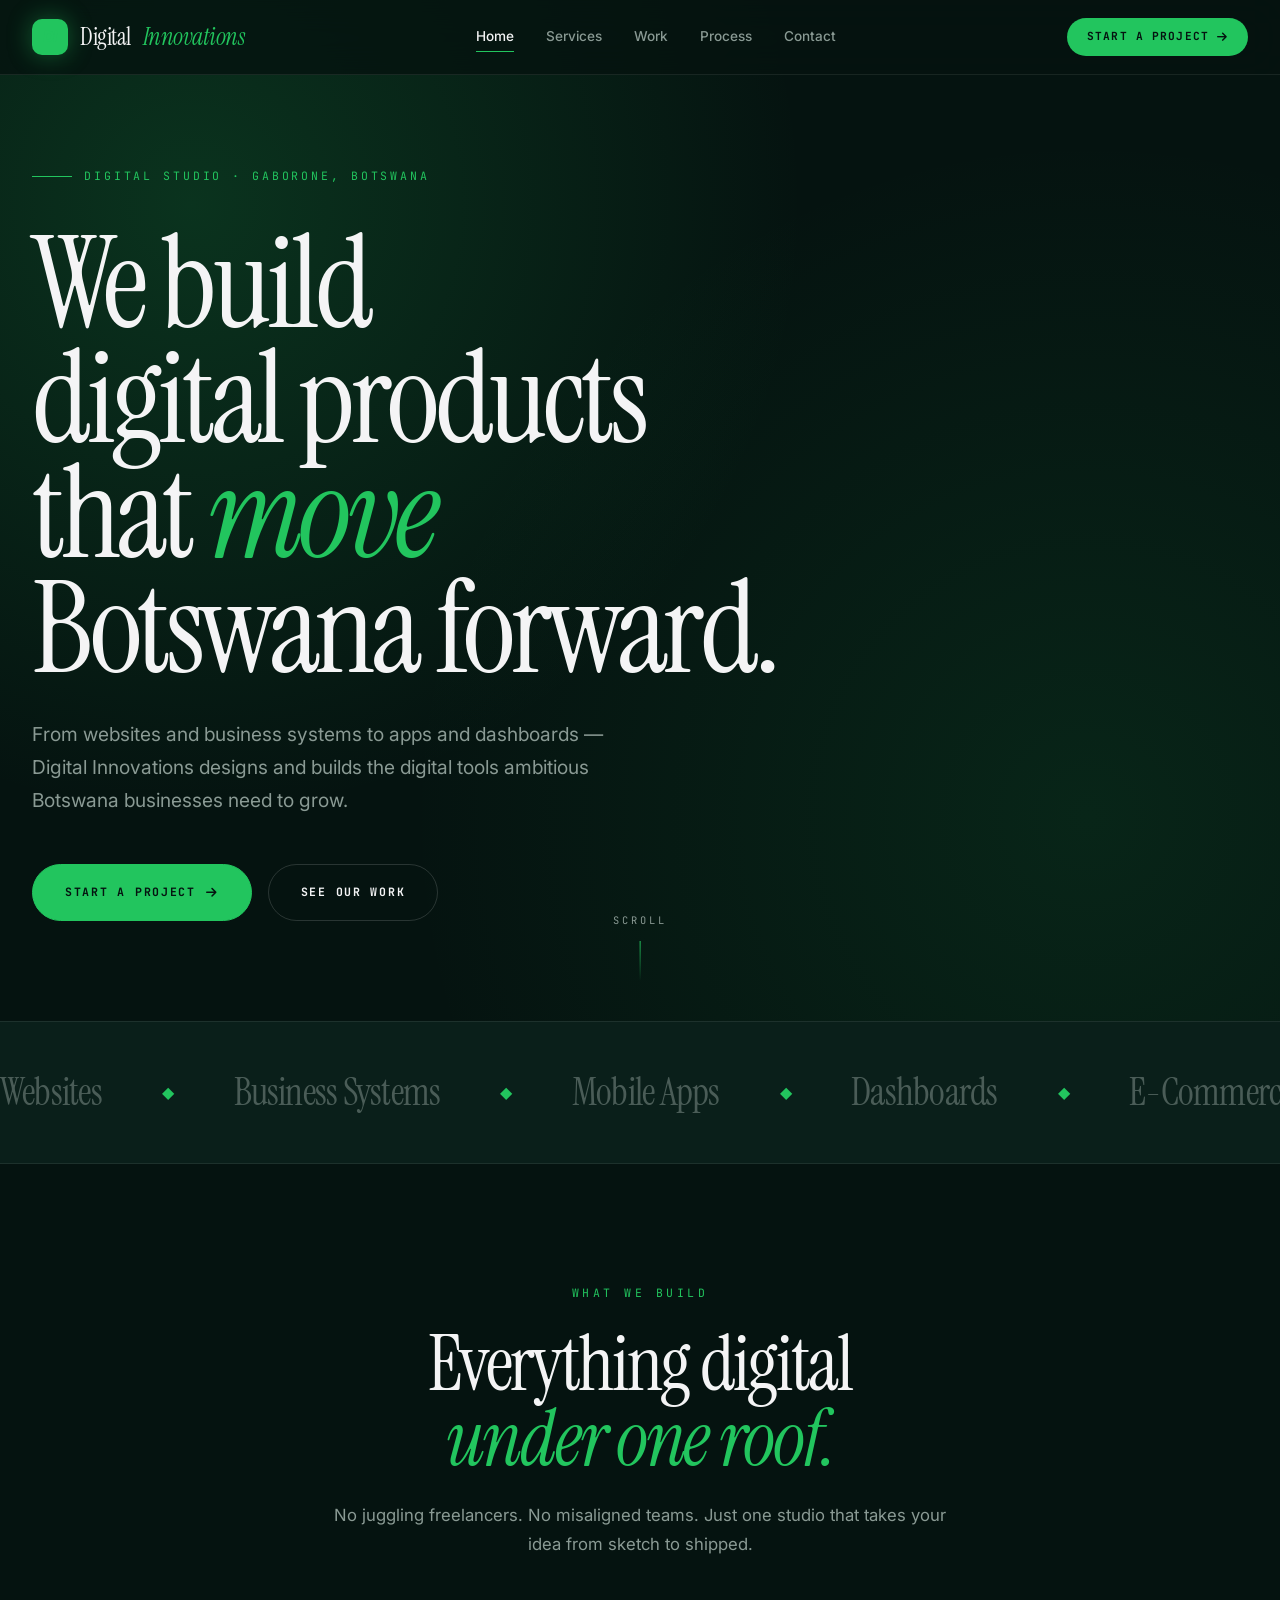
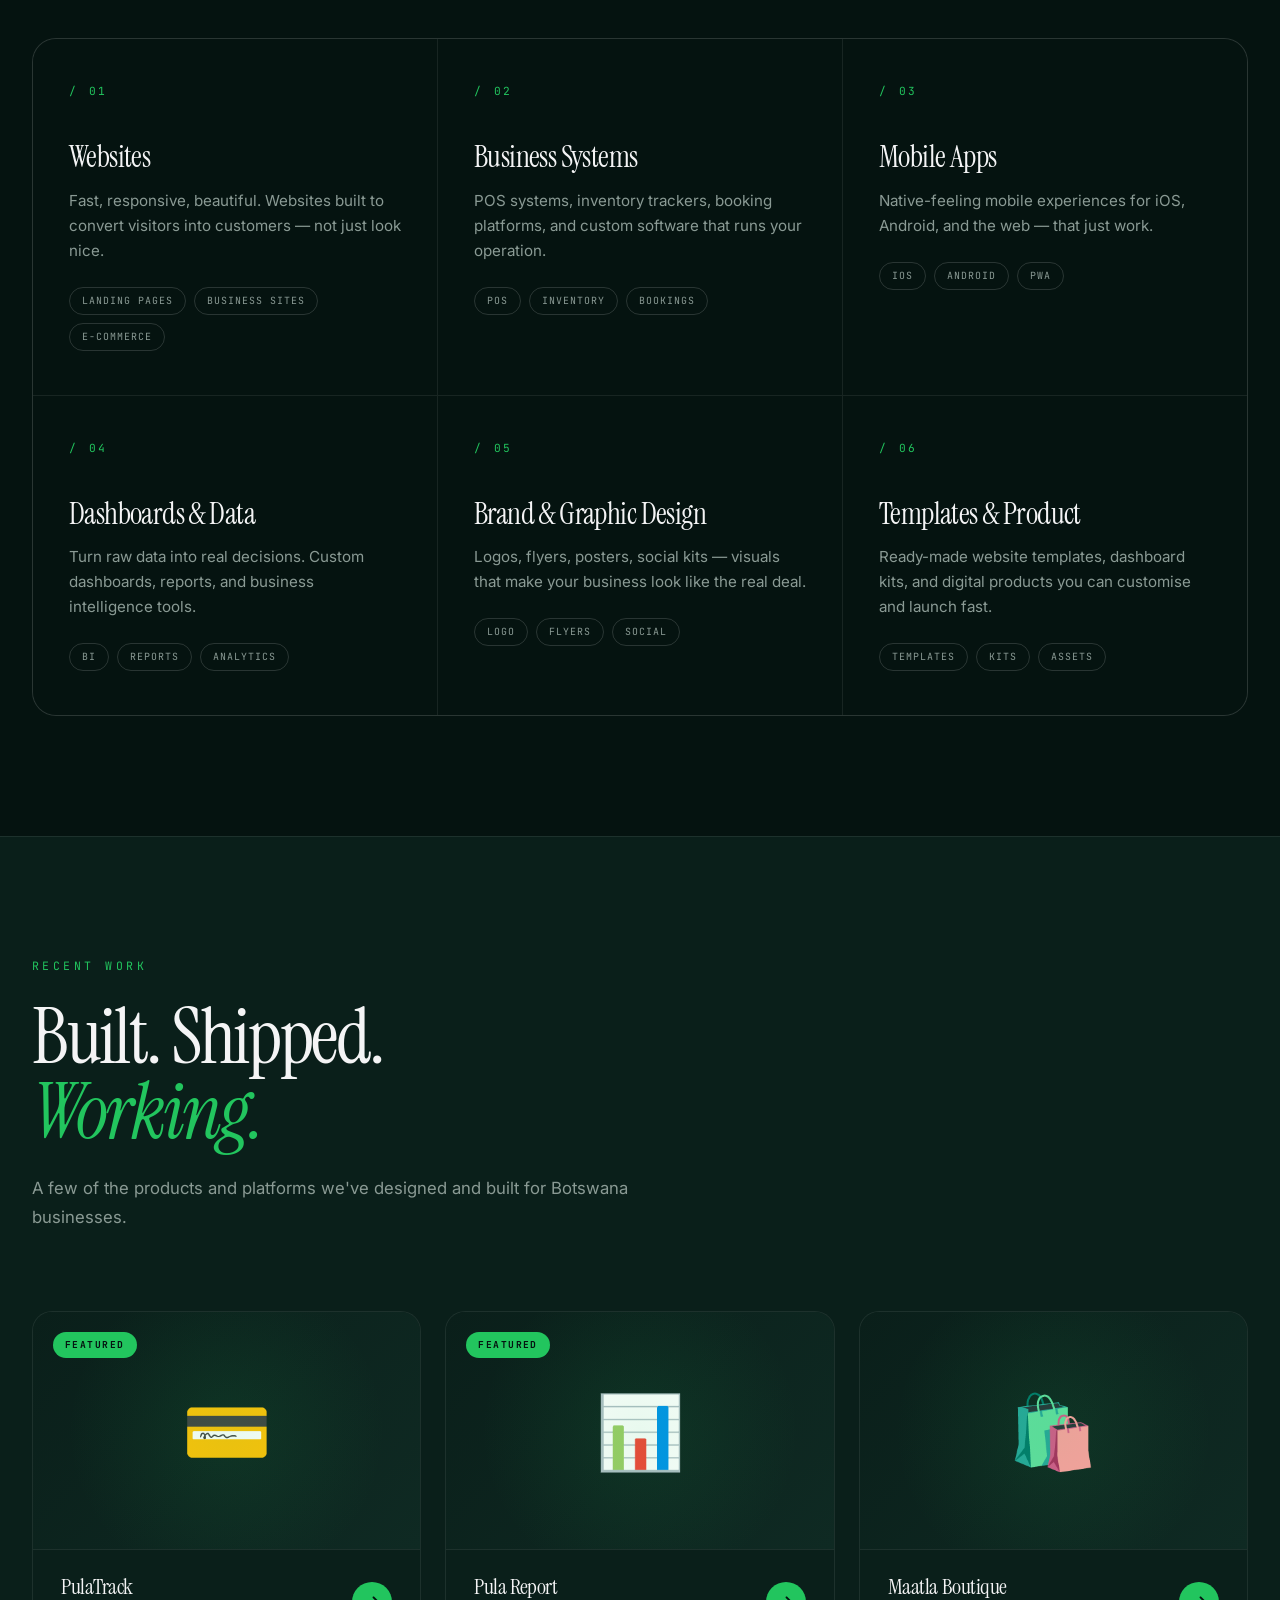
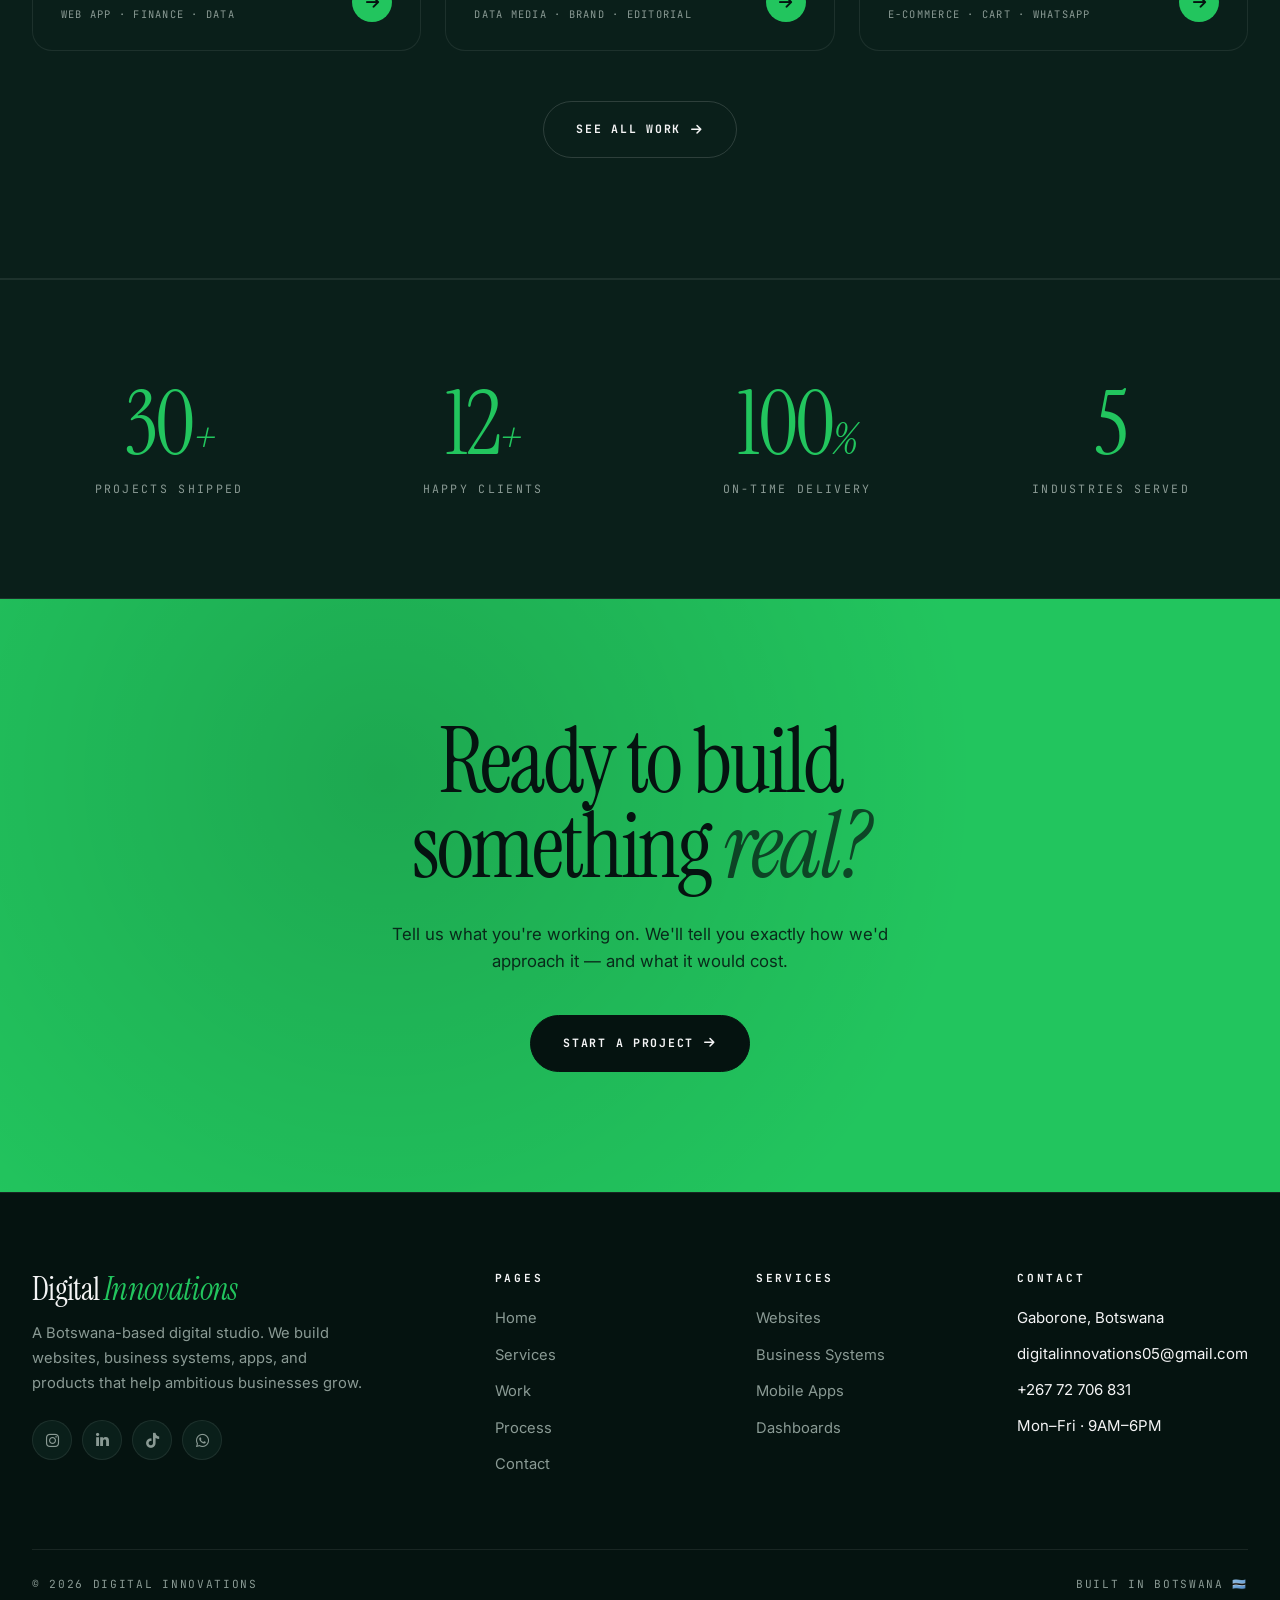
<file: index.html>
<!DOCTYPE html>
<html lang="en">
<head>
    <meta charset="UTF-8">
    <meta name="viewport" content="width=device-width, initial-scale=1.0">
    <title>Digital Innovations — We build digital products that move Botswana forward</title>
    <meta name="description" content="Digital Innovations is a Botswana-based studio building websites, apps, and digital products for ambitious businesses.">
    <link rel="stylesheet" href="https://cdnjs.cloudflare.com/ajax/libs/font-awesome/6.4.0/css/all.min.css">
    <link rel="preconnect" href="https://fonts.googleapis.com">
    <link rel="preconnect" href="https://fonts.gstatic.com" crossorigin>
    <link href="https://fonts.googleapis.com/css2?family=Instrument+Serif:ital@0;1&family=Inter:wght@300;400;500;600;700;800&family=JetBrains+Mono:wght@400;500;700&display=swap" rel="stylesheet">
    <link rel="stylesheet" href="style.css">
</head>
<body>

    <header>
        <div class="container nav">
            <a href="index.html" class="logo">
                <span class="logo-mark">DI</span>
                Digital <span>Innovations</span>
            </a>
            <nav class="nav-links">
                <a href="index.html" class="active">Home</a>
                <a href="services.html">Services</a>
                <a href="work.html">Work</a>
                <a href="process.html">Process</a>
                <a href="contact.html">Contact</a>
            </nav>
            <a href="contact.html" class="nav-cta">Start a Project <i class="fas fa-arrow-right"></i></a>
            <button class="menu-toggle" onclick="toggleMenu()" aria-label="Menu"><i class="fas fa-bars"></i></button>
        </div>
    </header>

    <main>

        <!-- HERO -->
        <section class="hero">
            <div class="container hero-inner">
                <span class="hero-eyebrow">Digital Studio · Gaborone, Botswana</span>
                <h1>
                    We build<br>
                    digital products<br>
                    that <em>move</em><br>
                    Botswana forward.
                </h1>
                <p class="hero-sub">
                    From websites and business systems to apps and dashboards — Digital Innovations designs and builds the digital tools ambitious Botswana businesses need to grow.
                </p>
                <div class="hero-actions">
                    <a href="contact.html" class="btn">Start a Project <i class="fas fa-arrow-right"></i></a>
                    <a href="work.html" class="btn btn-outline">See Our Work</a>
                </div>
            </div>
            <div class="scroll-hint">Scroll</div>
        </section>

        <!-- MARQUEE -->
        <div class="marquee">
            <div class="marquee-track">
                <span>Websites</span><span class="dot">◆</span>
                <span>Business Systems</span><span class="dot">◆</span>
                <span>Mobile Apps</span><span class="dot">◆</span>
                <span>Dashboards</span><span class="dot">◆</span>
                <span>E-Commerce</span><span class="dot">◆</span>
                <span>Brand Identity</span><span class="dot">◆</span>
                <span>Flyers & Print</span><span class="dot">◆</span>
                <span>Websites</span><span class="dot">◆</span>
                <span>Business Systems</span><span class="dot">◆</span>
                <span>Mobile Apps</span><span class="dot">◆</span>
                <span>Dashboards</span><span class="dot">◆</span>
                <span>E-Commerce</span><span class="dot">◆</span>
                <span>Brand Identity</span><span class="dot">◆</span>
                <span>Flyers & Print</span><span class="dot">◆</span>
            </div>
        </div>

        <!-- WHAT WE BUILD -->
        <section>
            <div class="container">
                <div class="section-header center reveal">
                    <span class="section-label">What We Build</span>
                    <h2 class="section-title">Everything digital<br><em>under one roof.</em></h2>
                    <p class="section-sub">No juggling freelancers. No misaligned teams. Just one studio that takes your idea from sketch to shipped.</p>
                </div>

                <div class="services-grid">
                    <div class="service reveal">
                        <span class="service-num">/ 01</span>
                        <h3>Websites</h3>
                        <p>Fast, responsive, beautiful. Websites built to convert visitors into customers — not just look nice.</p>
                        <div class="service-list">
                            <span>Landing Pages</span>
                            <span>Business Sites</span>
                            <span>E-Commerce</span>
                        </div>
                    </div>
                    <div class="service reveal">
                        <span class="service-num">/ 02</span>
                        <h3>Business Systems</h3>
                        <p>POS systems, inventory trackers, booking platforms, and custom software that runs your operation.</p>
                        <div class="service-list">
                            <span>POS</span>
                            <span>Inventory</span>
                            <span>Bookings</span>
                        </div>
                    </div>
                    <div class="service reveal">
                        <span class="service-num">/ 03</span>
                        <h3>Mobile Apps</h3>
                        <p>Native-feeling mobile experiences for iOS, Android, and the web — that just work.</p>
                        <div class="service-list">
                            <span>iOS</span>
                            <span>Android</span>
                            <span>PWA</span>
                        </div>
                    </div>
                    <div class="service reveal">
                        <span class="service-num">/ 04</span>
                        <h3>Dashboards & Data</h3>
                        <p>Turn raw data into real decisions. Custom dashboards, reports, and business intelligence tools.</p>
                        <div class="service-list">
                            <span>BI</span>
                            <span>Reports</span>
                            <span>Analytics</span>
                        </div>
                    </div>
                    <div class="service reveal">
                        <span class="service-num">/ 05</span>
                        <h3>Brand & Graphic Design</h3>
                        <p>Logos, flyers, posters, social kits — visuals that make your business look like the real deal.</p>
                        <div class="service-list">
                            <span>Logo</span>
                            <span>Flyers</span>
                            <span>Social</span>
                        </div>
                    </div>
                    <div class="service reveal">
                        <span class="service-num">/ 06</span>
                        <h3>Templates & Product</h3>
                        <p>Ready-made website templates, dashboard kits, and digital products you can customise and launch fast.</p>
                        <div class="service-list">
                            <span>Templates</span>
                            <span>Kits</span>
                            <span>Assets</span>
                        </div>
                    </div>
                </div>
            </div>
        </section>

        <!-- FEATURED WORK -->
        <section style="background: var(--surface); border-top: 1px solid var(--border); border-bottom: 1px solid var(--border);">
            <div class="container">
                <div class="section-header reveal">
                    <span class="section-label">Recent Work</span>
                    <h2 class="section-title">Built. Shipped.<br><em>Working.</em></h2>
                    <p class="section-sub">A few of the products and platforms we've designed and built for Botswana businesses.</p>
                </div>

                <div class="work-grid">
                    <div class="work-card reveal">
                        <div class="work-visual">
                            <span class="work-badge">Featured</span>
                            💳
                        </div>
                        <div class="work-info">
                            <div>
                                <h3>PulaTrack</h3>
                                <div class="work-tags">Web App · Finance · Data</div>
                            </div>
                            <div class="work-arrow"><i class="fas fa-arrow-right"></i></div>
                        </div>
                    </div>
                    <div class="work-card reveal">
                        <div class="work-visual">
                            <span class="work-badge">Featured</span>
                            📊
                        </div>
                        <div class="work-info">
                            <div>
                                <h3>Pula Report</h3>
                                <div class="work-tags">Data Media · Brand · Editorial</div>
                            </div>
                            <div class="work-arrow"><i class="fas fa-arrow-right"></i></div>
                        </div>
                    </div>
                    <div class="work-card reveal">
                        <div class="work-visual">🛍️</div>
                        <div class="work-info">
                            <div>
                                <h3>Maatla Boutique</h3>
                                <div class="work-tags">E-Commerce · Cart · WhatsApp</div>
                            </div>
                            <div class="work-arrow"><i class="fas fa-arrow-right"></i></div>
                        </div>
                    </div>
                </div>

                <div style="text-align: center; margin-top: 50px;">
                    <a href="work.html" class="btn btn-outline">See All Work <i class="fas fa-arrow-right"></i></a>
                </div>
            </div>
        </section>

        <!-- STATS -->
        <section class="stats">
            <div class="container">
                <div class="stats-grid">
                    <div class="reveal">
                        <div class="stat-num">30<em>+</em></div>
                        <div class="stat-label">Projects Shipped</div>
                    </div>
                    <div class="reveal">
                        <div class="stat-num">12<em>+</em></div>
                        <div class="stat-label">Happy Clients</div>
                    </div>
                    <div class="reveal">
                        <div class="stat-num">100<em>%</em></div>
                        <div class="stat-label">On-Time Delivery</div>
                    </div>
                    <div class="reveal">
                        <div class="stat-num">5</div>
                        <div class="stat-label">Industries Served</div>
                    </div>
                </div>
            </div>
        </section>

        <!-- CTA -->
        <section class="cta-banner">
            <div class="container">
                <h2>Ready to build<br>something <em>real?</em></h2>
                <p>Tell us what you're working on. We'll tell you exactly how we'd approach it — and what it would cost.</p>
                <a href="contact.html" class="btn">Start a Project <i class="fas fa-arrow-right"></i></a>
            </div>
        </section>

    </main>

    <footer>
        <div class="container">
            <div class="footer-top">
                <div class="footer-brand">
                    <h3>Digital <span>Innovations</span></h3>
                    <p>A Botswana-based digital studio. We build websites, business systems, apps, and products that help ambitious businesses grow.</p>
                    <div class="footer-socials">
                        <a href="#" aria-label="Instagram"><i class="fab fa-instagram"></i></a>
                        <a href="#" aria-label="LinkedIn"><i class="fab fa-linkedin-in"></i></a>
                        <a href="#" aria-label="TikTok"><i class="fab fa-tiktok"></i></a>
                      <a href="https://wa.me/26772706831" target="_blank" rel="noopener" aria-label="WhatsApp">
    <i class="fab fa-whatsapp"></i>
</a>
                    </div>
                </div>
                <div class="footer-col">
                    <h4>Pages</h4>
                    <ul>
                        <li><a href="index.html">Home</a></li>
                        <li><a href="services.html">Services</a></li>
                        <li><a href="work.html">Work</a></li>
                        <li><a href="process.html">Process</a></li>
                        <li><a href="contact.html">Contact</a></li>
                    </ul>
                </div>
                <div class="footer-col">
                    <h4>Services</h4>
                    <ul>
                        <li><a href="services.html">Websites</a></li>
                        <li><a href="services.html">Business Systems</a></li>
                        <li><a href="services.html">Mobile Apps</a></li>
                        <li><a href="services.html">Dashboards</a></li>
                    </ul>
                </div>
                <div class="footer-col">
                    <h4>Contact</h4>
                    <ul>
                        <li>Gaborone, Botswana</li>
                        <li>digitalinnovations05@gmail.com</li>
                        <li>+267 72 706 831</li>
                        <li>Mon–Fri · 9AM–6PM</li>
                    </ul>
                </div>
            </div>
            <div class="footer-bottom">
                <span>© 2026 Digital Innovations</span>
                <span>Built in Botswana 🇧🇼</span>
            </div>
        </div>
    </footer>

    <script src="main.js"></script>
</body>
</html>
</file>
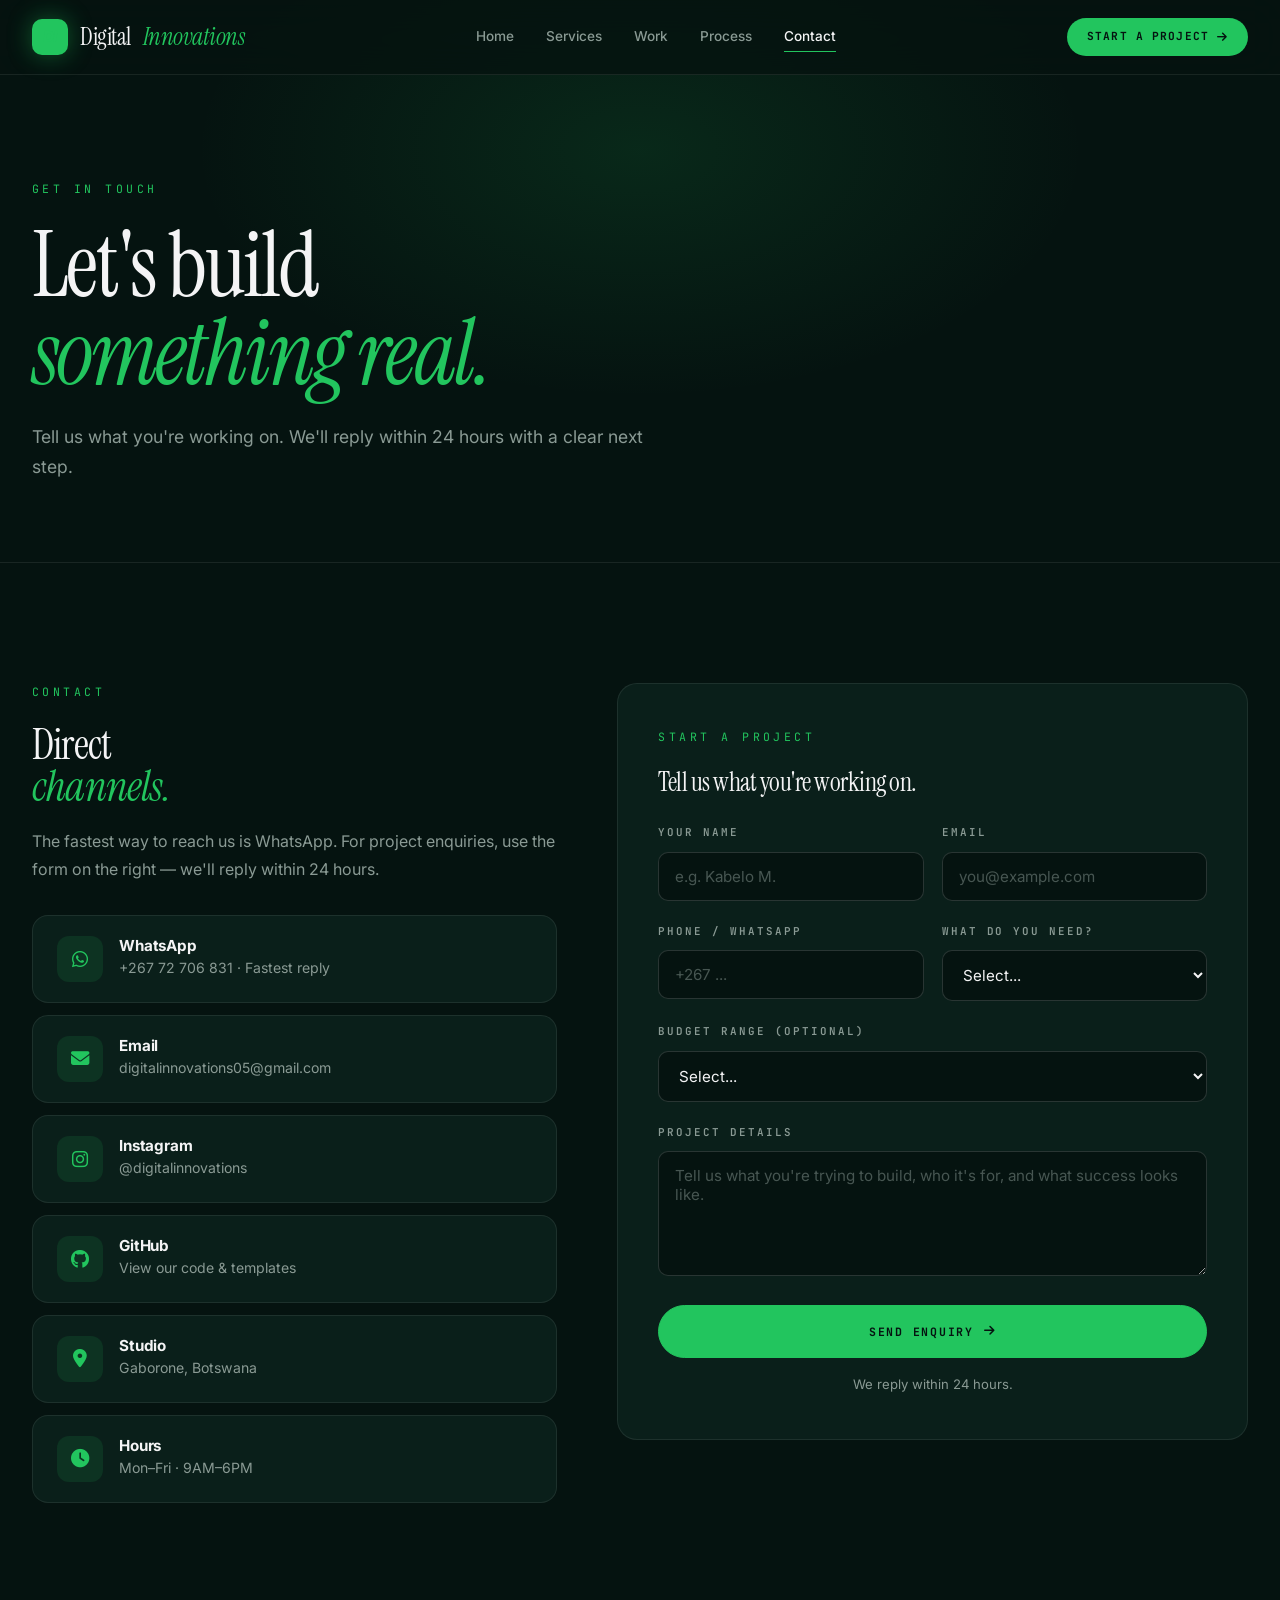
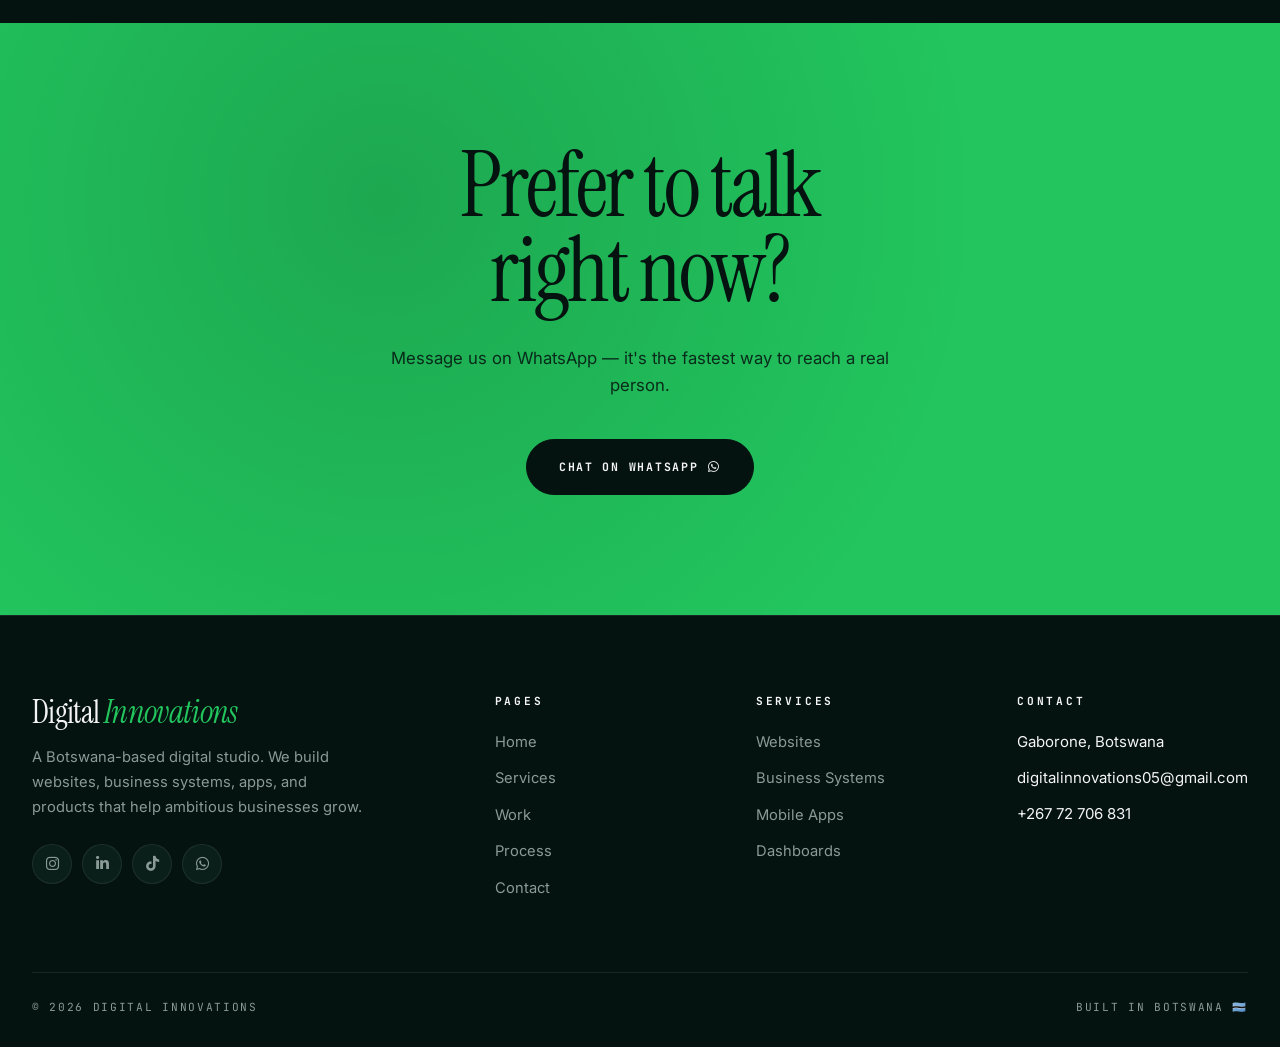
<file: contact.html>
<!DOCTYPE html>
<html lang="en">
<head>
    <meta charset="UTF-8">
    <meta name="viewport" content="width=device-width, initial-scale=1.0">
    <title>Contact — Digital Innovations</title>
    <meta name="description" content="Start a project with Digital Innovations — websites, business systems, apps, and digital products.">
    <link rel="stylesheet" href="https://cdnjs.cloudflare.com/ajax/libs/font-awesome/6.4.0/css/all.min.css">
    <link href="https://fonts.googleapis.com/css2?family=Instrument+Serif:ital@0;1&family=Inter:wght@300;400;500;600;700;800&family=JetBrains+Mono:wght@400;500;700&display=swap" rel="stylesheet">
    <link rel="stylesheet" href="style.css">
</head>
<body>

    <header>
        <div class="container nav">
            <a href="index.html" class="logo"><span class="logo-mark">DI</span>Digital <span>Innovations</span></a>
            <nav class="nav-links">
                <a href="index.html">Home</a>
                <a href="services.html">Services</a>
                <a href="work.html">Work</a>
                <a href="process.html">Process</a>
                <a href="contact.html" class="active">Contact</a>
            </nav>
            <a href="contact.html" class="nav-cta">Start a Project <i class="fas fa-arrow-right"></i></a>
            <button class="menu-toggle" onclick="toggleMenu()"><i class="fas fa-bars"></i></button>
        </div>
    </header>

    <main>

        <section class="page-hero">
            <div class="container">
                <span class="section-label">Get in Touch</span>
                <h1>Let's build<br><em>something real.</em></h1>
                <p>Tell us what you're working on. We'll reply within 24 hours with a clear next step.</p>
            </div>
        </section>

        <section>
            <div class="container">
                <div class="contact-grid">

                    <div>
                        <span class="section-label">Contact</span>
                        <h2 style="font-family: var(--display); font-size: clamp(1.8rem, 3.5vw, 2.6rem); line-height: 1; margin-bottom: 20px;">Direct<br><em style="font-style: italic; color: var(--green);">channels.</em></h2>
                        <p style="color: var(--muted); font-size: 1rem; line-height: 1.7;">The fastest way to reach us is WhatsApp. For project enquiries, use the form on the right — we'll reply within 24 hours.</p>

                        <div class="contact-channels">
                            <a href="https://wa.me/26772706831" target="_blank" rel="noopener" class="contact-channel">
                                <div class="icon"><i class="fab fa-whatsapp"></i></div>
                                <div>
                                    <h4>WhatsApp</h4>
                                    <p>+267 72 706 831 · Fastest reply</p>
                                </div>
                            </a>
                            <a href="mailto:hello@digitalinnovations.co.bw" class="contact-channel">
                                <div class="icon"><i class="fas fa-envelope"></i></div>
                                <div>
                                    <h4>Email</h4>
                                    <p>digitalinnovations05@gmail.com</p>
                                </div>
                            </a>
                            <a href="https://instagram.com" target="_blank" rel="noopener" class="contact-channel">
                                <div class="icon"><i class="fab fa-instagram"></i></div>
                                <div>
                                    <h4>Instagram</h4>
                                    <p>@digitalinnovations</p>
                                </div>
                            </a>
                            <a href="https://github.com" target="_blank" rel="noopener" class="contact-channel">
                                <div class="icon"><i class="fab fa-github"></i></div>
                                <div>
                                    <h4>GitHub</h4>
                                    <p>View our code & templates</p>
                                </div>
                            </a>
                            <div class="contact-channel">
                                <div class="icon"><i class="fas fa-map-marker-alt"></i></div>
                                <div>
                                    <h4>Studio</h4>
                                    <p>Gaborone, Botswana</p>
                                </div>
                            </div>
                            <div class="contact-channel">
                                <div class="icon"><i class="fas fa-clock"></i></div>
                                <div>
                                    <h4>Hours</h4>
                                    <p>Mon–Fri · 9AM–6PM</p>
                                </div>
                            </div>
                        </div>
                    </div>

                    <div class="form-container">
                        <span class="section-label">Start a Project</span>
                        <h3>Tell us what you're working on.</h3>
                        <form onsubmit="submitContact(event)">
                            <div class="form-row">
                                <div class="form-group">
                                    <label for="c-name">Your Name</label>
                                    <input type="text" id="c-name" required placeholder="e.g. Kabelo M.">
                                </div>
                                <div class="form-group">
                                    <label for="c-email">Email</label>
                                    <input type="email" id="c-email" required placeholder="you@example.com">
                                </div>
                            </div>
                            <div class="form-row">
                                <div class="form-group">
                                    <label for="c-phone">Phone / WhatsApp</label>
                                    <input type="tel" id="c-phone" placeholder="+267 ...">
                                </div>
                                <div class="form-group">
                                    <label for="c-service">What do you need?</label>
                                    <select id="c-service" required>
                                        <option value="">Select...</option>
                                        <option>Website</option>
                                        <option>Business System</option>
                                        <option>Mobile App</option>
                                        <option>Dashboard / Data</option>
                                        <option>Brand & Graphic Design</option>
                                        <option>Template Customisation</option>
                                        <option>Not sure yet</option>
                                    </select>
                                </div>
                            </div>
                            <div class="form-group">
                                <label for="c-budget">Budget Range (Optional)</label>
                                <select id="c-budget">
                                    <option value="">Select...</option>
                                    <option>Under P5,000</option>
                                    <option>P5,000 – P15,000</option>
                                    <option>P15,000 – P50,000</option>
                                    <option>P50,000+</option>
                                </select>
                            </div>
                            <div class="form-group">
                                <label for="c-message">Project Details</label>
                                <textarea id="c-message" rows="5" required placeholder="Tell us what you're trying to build, who it's for, and what success looks like."></textarea>
                            </div>
                            <button type="submit" class="btn" style="width: 100%; justify-content: center;">
                                Send Enquiry <i class="fas fa-arrow-right"></i>
                            </button>
                            <p style="text-align: center; margin-top: 16px; color: var(--muted); font-size: 0.82rem;">
                                We reply within 24 hours.
                            </p>
                        </form>
                    </div>

                </div>
            </div>
        </section>

        <section class="cta-banner">
            <div class="container">
                <h2>Prefer to talk<br>right now?</h2>
                <p>Message us on WhatsApp — it's the fastest way to reach a real person.</p>
                <a href="https://wa.me/26771234567" target="_blank" rel="noopener" class="btn">
                    Chat on WhatsApp <i class="fab fa-whatsapp"></i>
                </a>
            </div>
        </section>

    </main>

    <footer>
        <div class="container">
            <div class="footer-top">
                <div class="footer-brand">
                    <h3>Digital <span>Innovations</span></h3>
                    <p>A Botswana-based digital studio. We build websites, business systems, apps, and products that help ambitious businesses grow.</p>
                    <div class="footer-socials">
                        <a href="#"><i class="fab fa-instagram"></i></a>
                        <a href="#"><i class="fab fa-linkedin-in"></i></a>
                        <a href="#"><i class="fab fa-tiktok"></i></a>
                       <a href="https://wa.me/26772706831" target="_blank" rel="noopener" aria-label="WhatsApp">
    <i class="fab fa-whatsapp"></i>
</a>
                    </div>
                </div>
                <div class="footer-col">
                    <h4>Pages</h4>
                    <ul>
                        <li><a href="index.html">Home</a></li>
                        <li><a href="services.html">Services</a></li>
                        <li><a href="work.html">Work</a></li>
                        <li><a href="process.html">Process</a></li>
                        <li><a href="contact.html">Contact</a></li>
                    </ul>
                </div>
                <div class="footer-col">
                    <h4>Services</h4>
                    <ul>
                        <li><a href="services.html">Websites</a></li>
                        <li><a href="services.html">Business Systems</a></li>
                        <li><a href="services.html">Mobile Apps</a></li>
                        <li><a href="services.html">Dashboards</a></li>
                    </ul>
                </div>
                <div class="footer-col">
                    <h4>Contact</h4>
                    <ul>
                        <li>Gaborone, Botswana</li>
                        <li>digitalinnovations05@gmail.com</li>
                        <li>+267 72 706 831</li>
                    </ul>
                </div>
            </div>
            <div class="footer-bottom">
                <span>© 2026 Digital Innovations</span>
                <span>Built in Botswana 🇧🇼</span>
            </div>
        </div>
    </footer>

    <script src="main.js"></script>
</body>
</html>
</file>
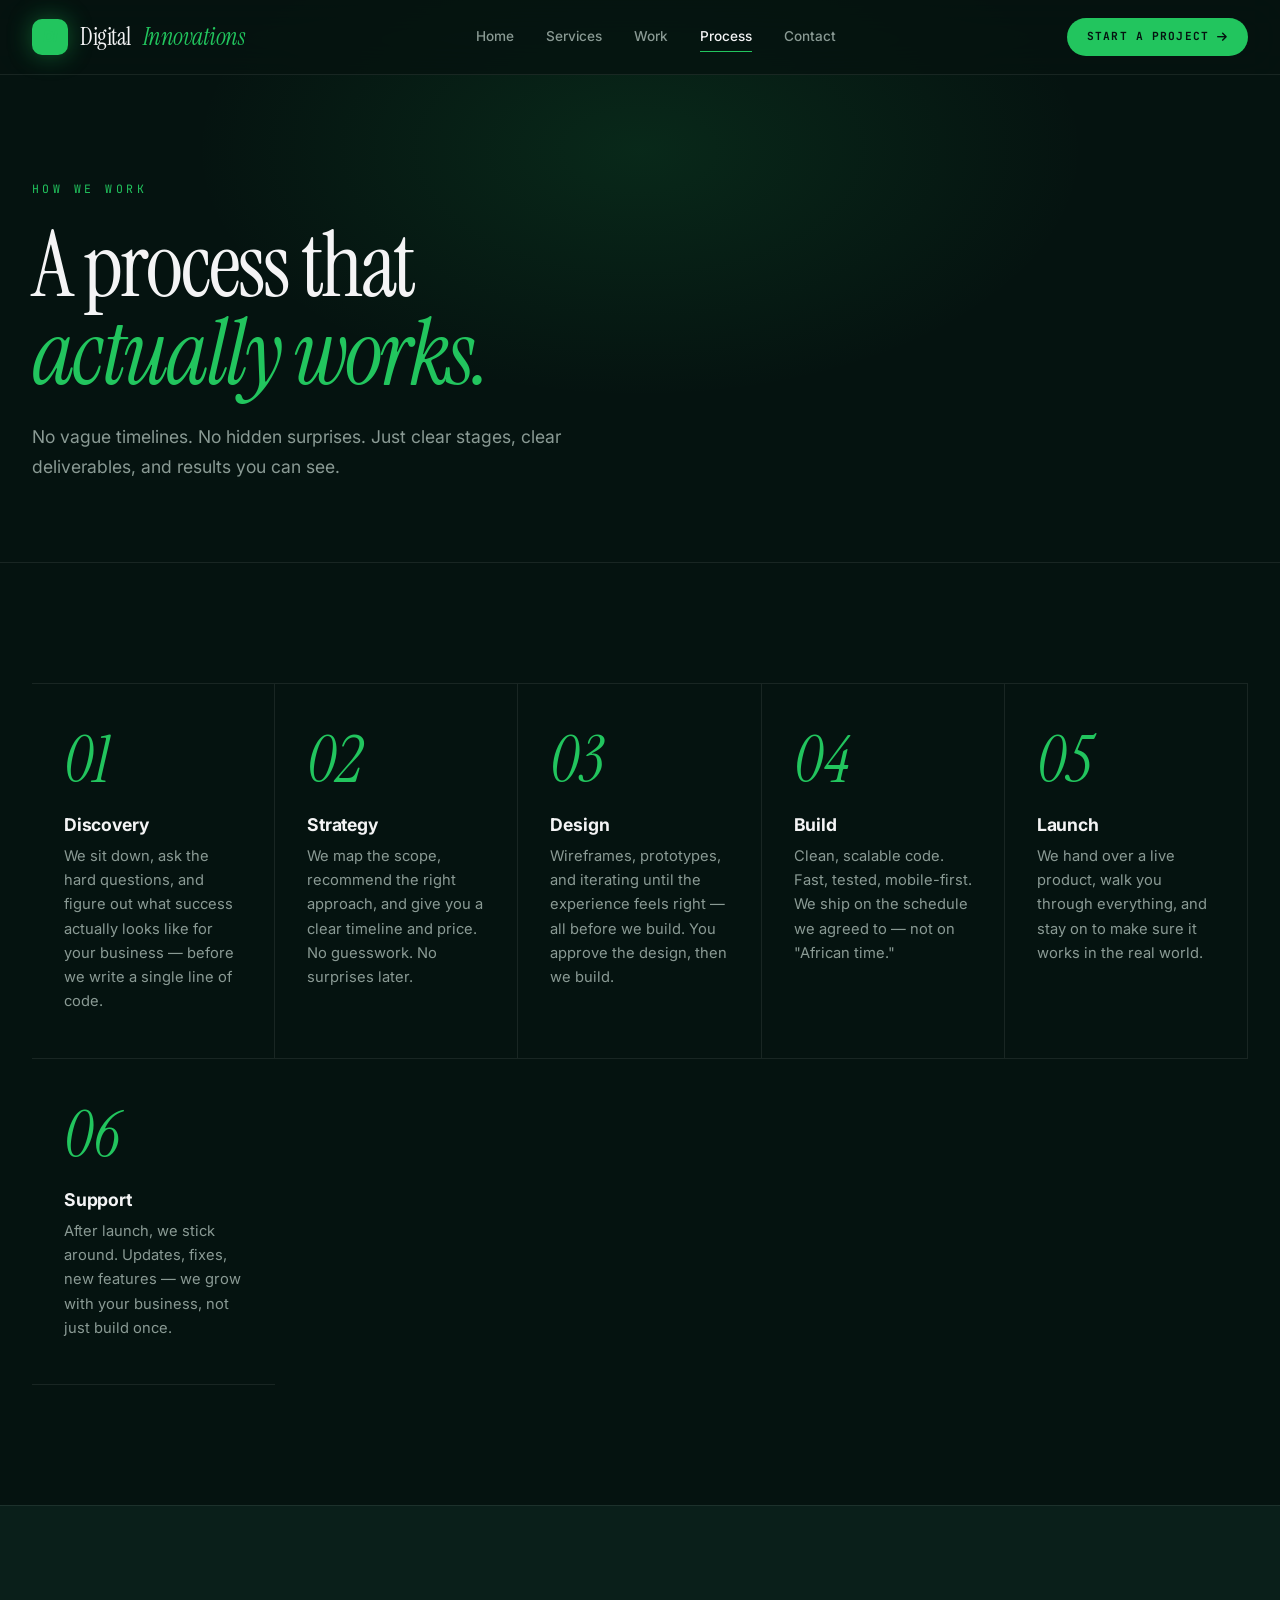
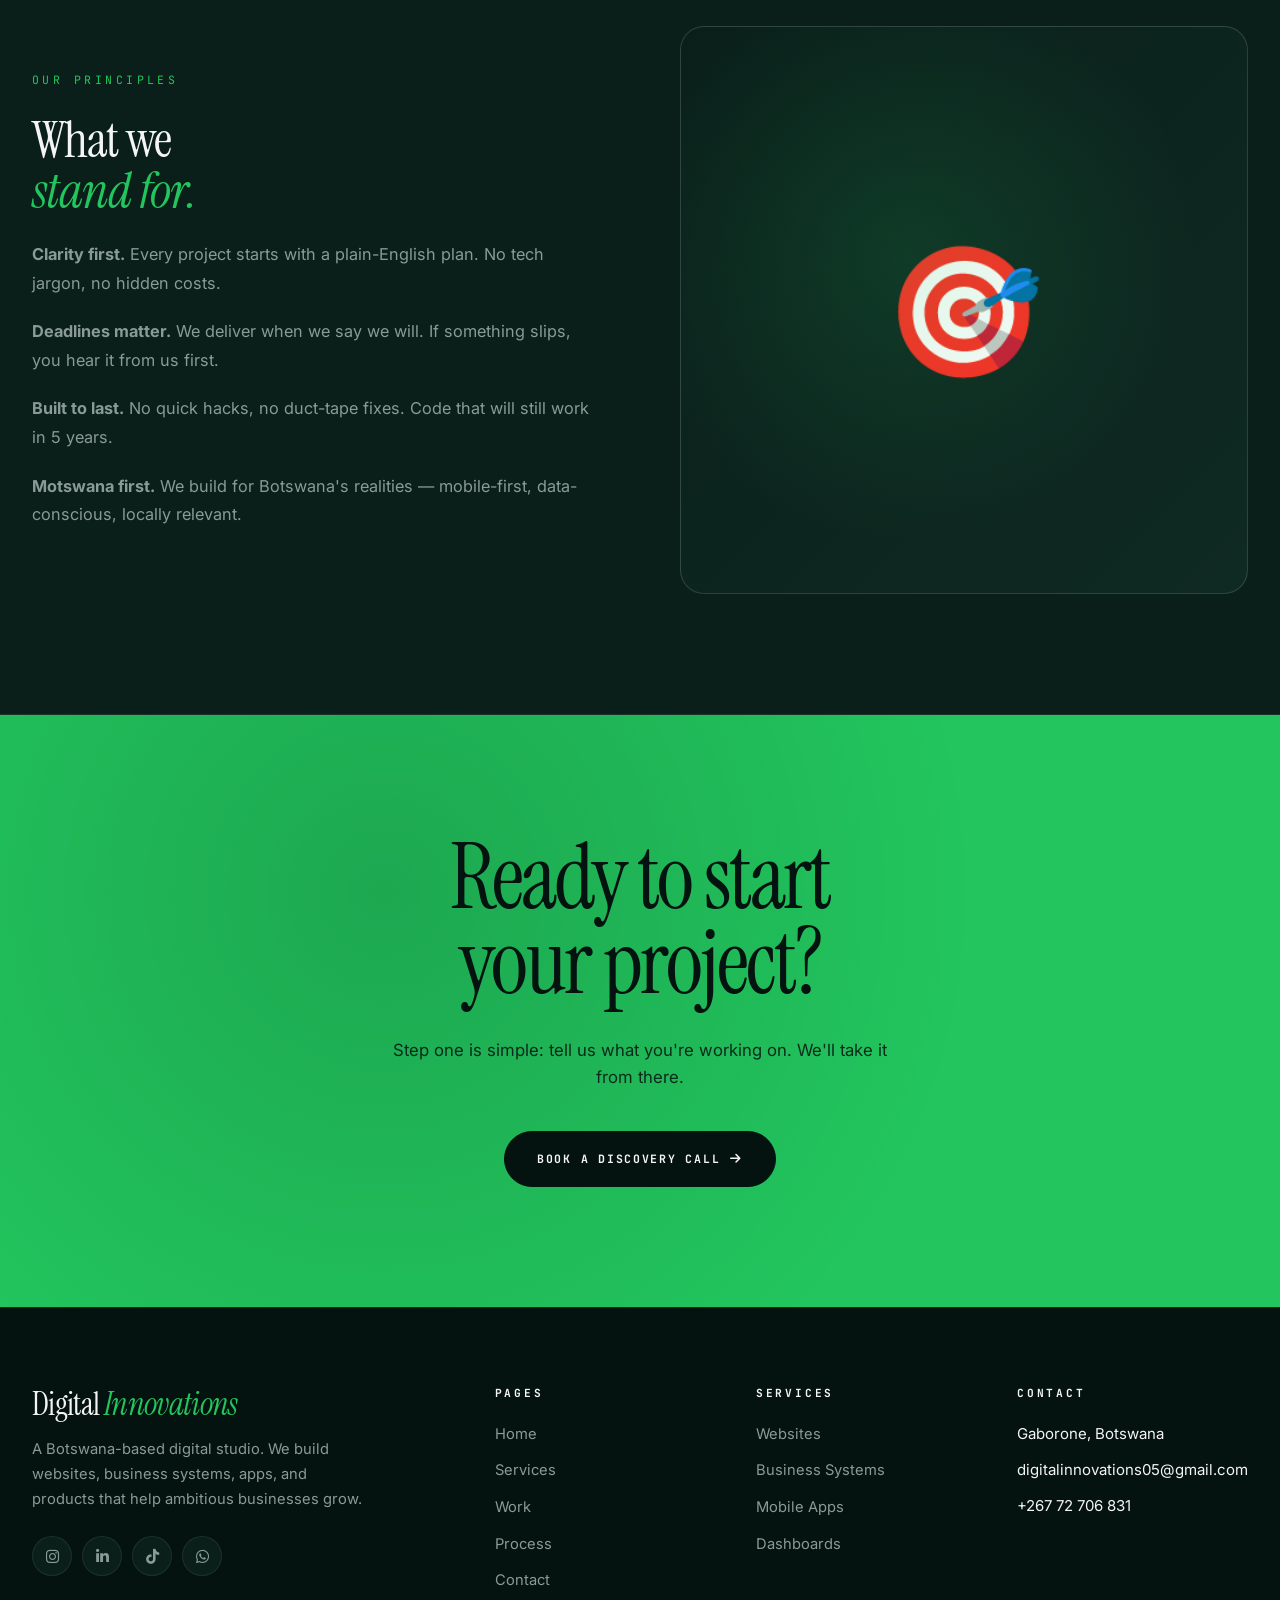
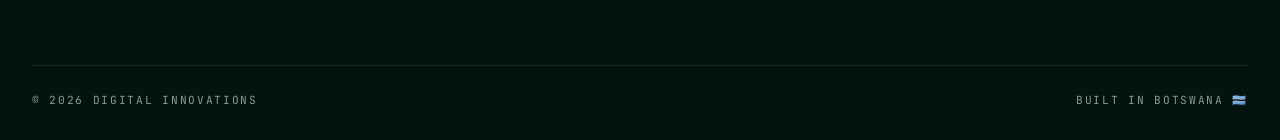
<file: process.html>
<!DOCTYPE html>
<html lang="en">
<head>
    <meta charset="UTF-8">
    <meta name="viewport" content="width=device-width, initial-scale=1.0">
    <title>Process — Digital Innovations</title>
    <meta name="description" content="Our process for building websites, business systems, and digital products.">
    <link rel="stylesheet" href="https://cdnjs.cloudflare.com/ajax/libs/font-awesome/6.4.0/css/all.min.css">
    <link href="https://fonts.googleapis.com/css2?family=Instrument+Serif:ital@0;1&family=Inter:wght@300;400;500;600;700;800&family=JetBrains+Mono:wght@400;500;700&display=swap" rel="stylesheet">
    <link rel="stylesheet" href="style.css">
</head>
<body>

    <header>
        <div class="container nav">
            <a href="index.html" class="logo"><span class="logo-mark">DI</span>Digital <span>Innovations</span></a>
            <nav class="nav-links">
                <a href="index.html">Home</a>
                <a href="services.html">Services</a>
                <a href="work.html">Work</a>
                <a href="process.html" class="active">Process</a>
                <a href="contact.html">Contact</a>
            </nav>
            <a href="contact.html" class="nav-cta">Start a Project <i class="fas fa-arrow-right"></i></a>
            <button class="menu-toggle" onclick="toggleMenu()"><i class="fas fa-bars"></i></button>
        </div>
    </header>

    <main>

        <section class="page-hero">
            <div class="container">
                <span class="section-label">How We Work</span>
                <h1>A process that<br><em>actually works.</em></h1>
                <p>No vague timelines. No hidden surprises. Just clear stages, clear deliverables, and results you can see.</p>
            </div>
        </section>

        <section>
            <div class="container">
                <div class="process-list">
                    <div class="process-step reveal">
                        <div class="process-num">01</div>
                        <h4>Discovery</h4>
                        <p>We sit down, ask the hard questions, and figure out what success actually looks like for your business — before we write a single line of code.</p>
                    </div>
                    <div class="process-step reveal">
                        <div class="process-num">02</div>
                        <h4>Strategy</h4>
                        <p>We map the scope, recommend the right approach, and give you a clear timeline and price. No guesswork. No surprises later.</p>
                    </div>
                    <div class="process-step reveal">
                        <div class="process-num">03</div>
                        <h4>Design</h4>
                        <p>Wireframes, prototypes, and iterating until the experience feels right — all before we build. You approve the design, then we build.</p>
                    </div>
                    <div class="process-step reveal">
                        <div class="process-num">04</div>
                        <h4>Build</h4>
                        <p>Clean, scalable code. Fast, tested, mobile-first. We ship on the schedule we agreed to — not on "African time."</p>
                    </div>
                    <div class="process-step reveal">
                        <div class="process-num">05</div>
                        <h4>Launch</h4>
                        <p>We hand over a live product, walk you through everything, and stay on to make sure it works in the real world.</p>
                    </div>
                    <div class="process-step reveal">
                        <div class="process-num">06</div>
                        <h4>Support</h4>
                        <p>After launch, we stick around. Updates, fixes, new features — we grow with your business, not just build once.</p>
                    </div>
                </div>
            </div>
        </section>

        <section style="background: var(--surface); border-top: 1px solid var(--border); border-bottom: 1px solid var(--border);">
            <div class="container">
                <div class="split">
                    <div class="split-text reveal">
                        <span class="section-label">Our Principles</span>
                        <h2>What we<br><em>stand for.</em></h2>
                        <p><strong>Clarity first.</strong> Every project starts with a plain-English plan. No tech jargon, no hidden costs.</p>
                        <p><strong>Deadlines matter.</strong> We deliver when we say we will. If something slips, you hear it from us first.</p>
                        <p><strong>Built to last.</strong> No quick hacks, no duct-tape fixes. Code that will still work in 5 years.</p>
                        <p><strong>Motswana first.</strong> We build for Botswana's realities — mobile-first, data-conscious, locally relevant.</p>
                    </div>
                    <div class="split-visual reveal">🎯</div>
                </div>
            </div>
        </section>

        <section class="cta-banner">
            <div class="container">
                <h2>Ready to start<br>your project?</h2>
                <p>Step one is simple: tell us what you're working on. We'll take it from there.</p>
                <a href="contact.html" class="btn">Book a Discovery Call <i class="fas fa-arrow-right"></i></a>
            </div>
        </section>

    </main>

    <footer>
        <div class="container">
            <div class="footer-top">
                <div class="footer-brand">
                    <h3>Digital <span>Innovations</span></h3>
                    <p>A Botswana-based digital studio. We build websites, business systems, apps, and products that help ambitious businesses grow.</p>
                    <div class="footer-socials">
                        <a href="#"><i class="fab fa-instagram"></i></a>
                        <a href="#"><i class="fab fa-linkedin-in"></i></a>
                        <a href="#"><i class="fab fa-tiktok"></i></a>
             <a href="https://wa.me/26772706831" target="_blank" rel="noopener" aria-label="WhatsApp">
    <i class="fab fa-whatsapp"></i>
</a>
                    </div>
                </div>
                <div class="footer-col">
                    <h4>Pages</h4>
                    <ul>
                        <li><a href="index.html">Home</a></li>
                        <li><a href="services.html">Services</a></li>
                        <li><a href="work.html">Work</a></li>
                        <li><a href="process.html">Process</a></li>
                        <li><a href="contact.html">Contact</a></li>
                    </ul>
                </div>
                <div class="footer-col">
                    <h4>Services</h4>
                    <ul>
                        <li><a href="services.html">Websites</a></li>
                        <li><a href="services.html">Business Systems</a></li>
                        <li><a href="services.html">Mobile Apps</a></li>
                        <li><a href="services.html">Dashboards</a></li>
                    </ul>
                </div>
                <div class="footer-col">
                    <h4>Contact</h4>
                    <ul>
                        <li>Gaborone, Botswana</li>
                        <li>digitalinnovations05@gmail.com</li>
                        <li>+267 72 706 831</li>
                    </ul>
                </div>
            </div>
            <div class="footer-bottom">
                <span>© 2026 Digital Innovations</span>
                <span>Built in Botswana 🇧🇼</span>
            </div>
        </div>
    </footer>

    <script src="main.js"></script>
</body>
</html>
</file>
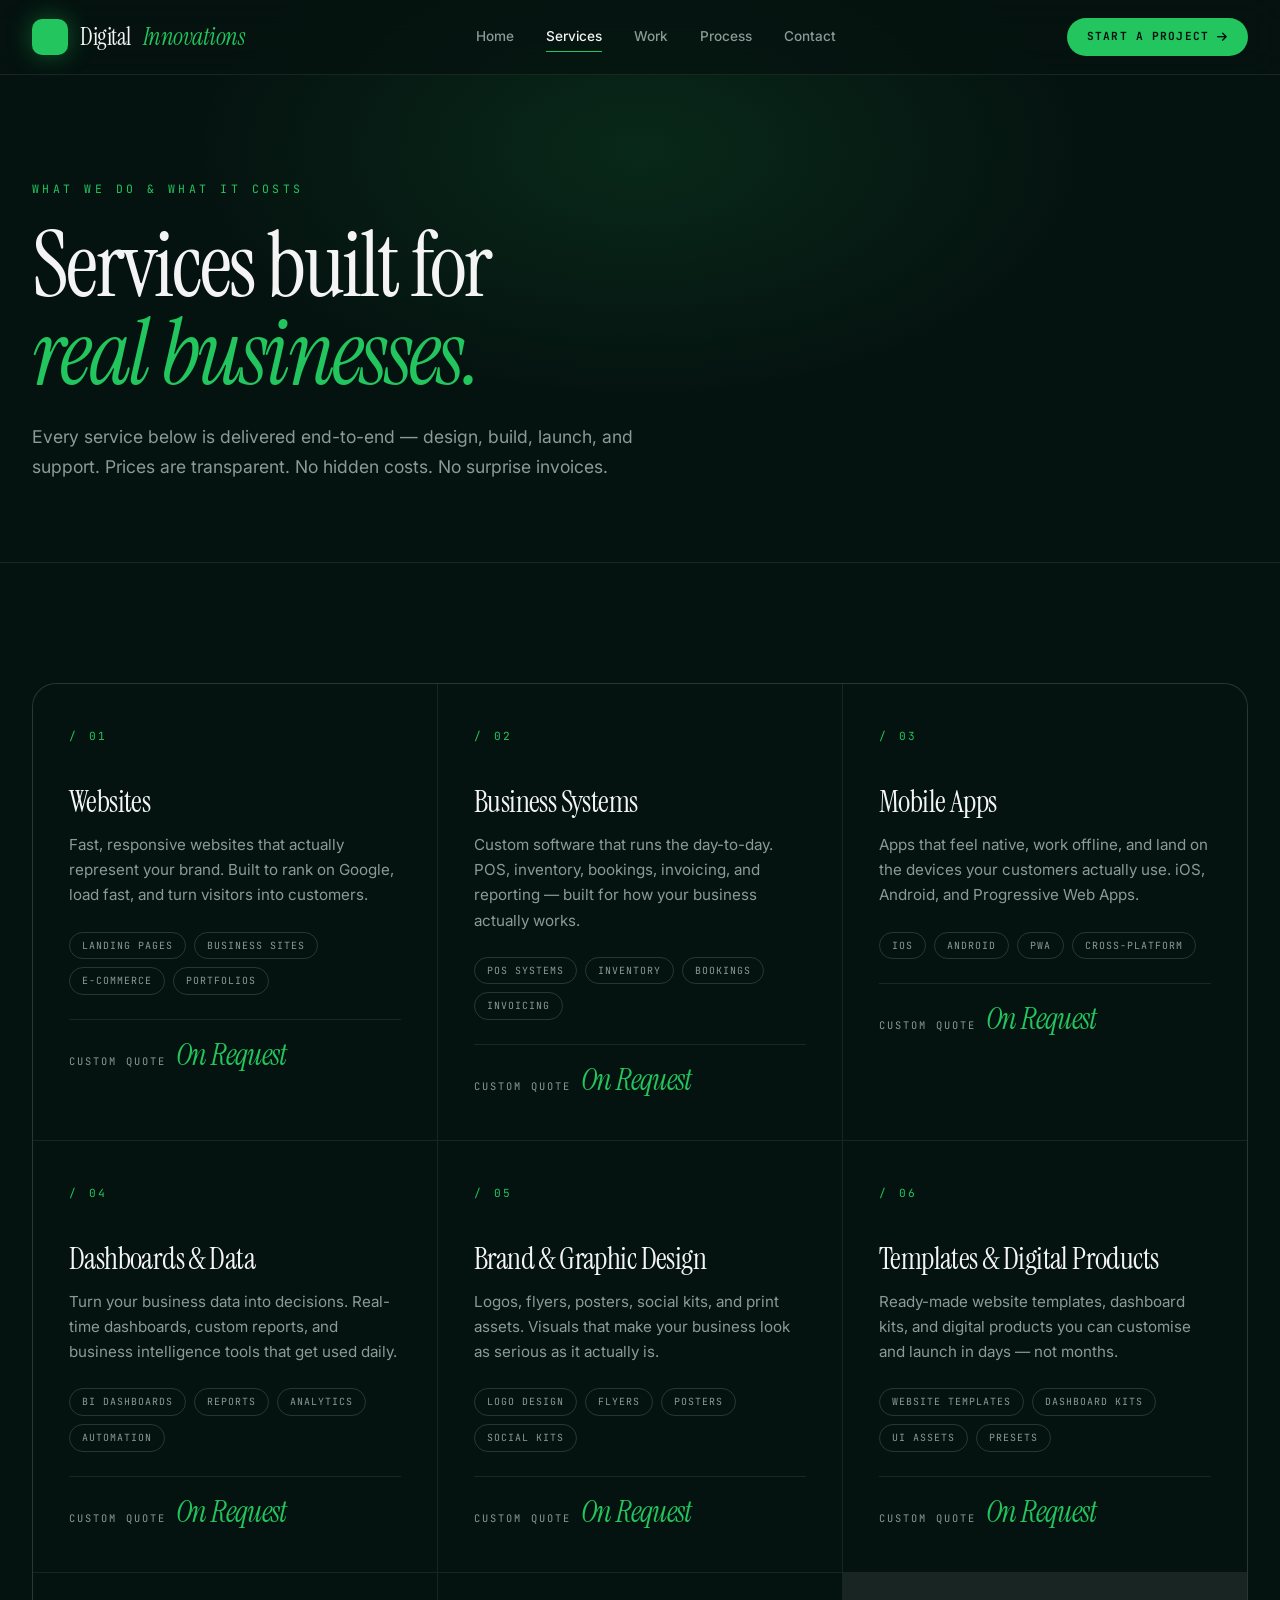
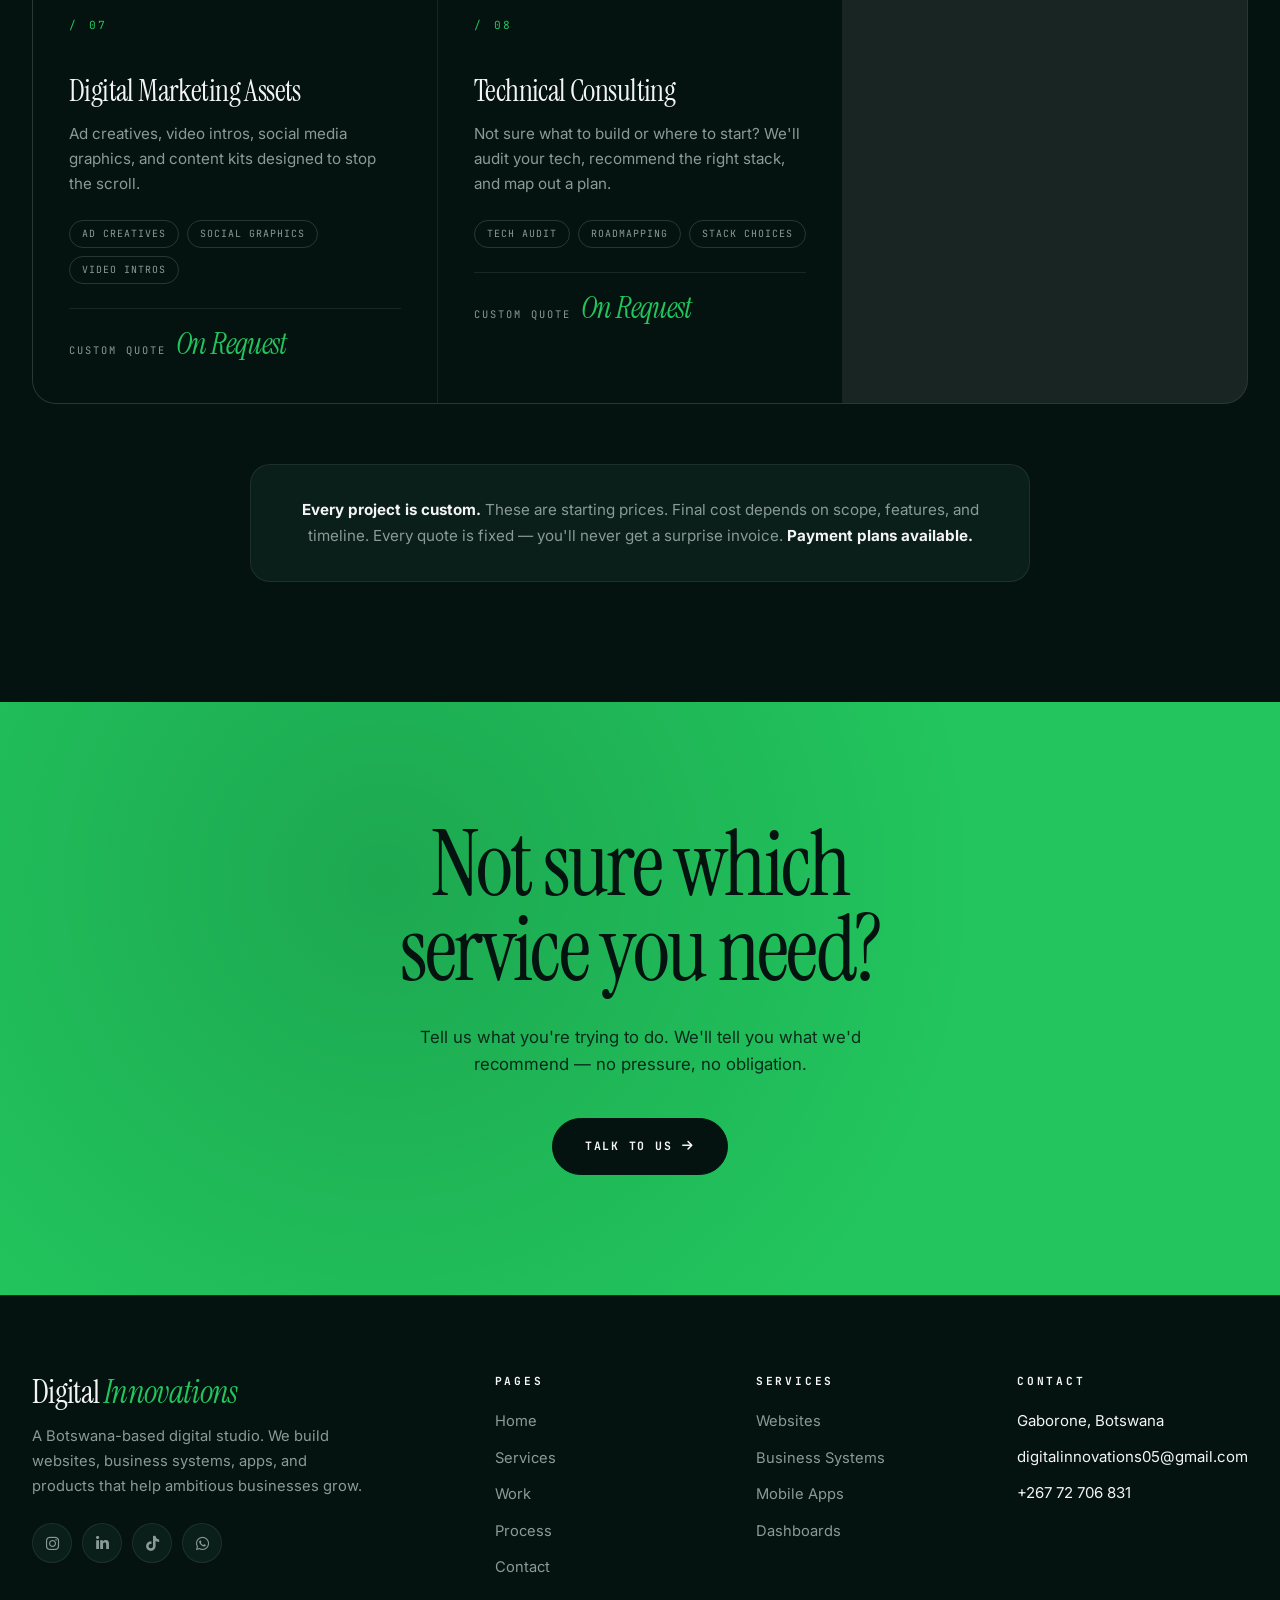
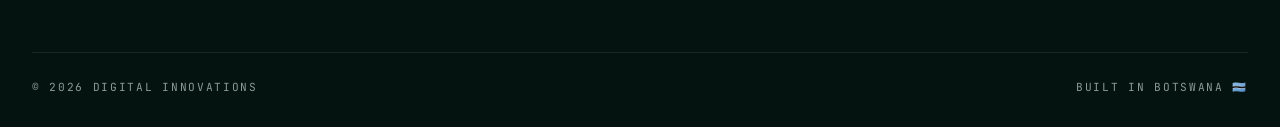
<file: services.html>
<!DOCTYPE html>
<html lang="en">
<head>
    <meta charset="UTF-8">
    <meta name="viewport" content="width=device-width, initial-scale=1.0">
    <title>Services & Pricing — Digital Innovations</title>
    <meta name="description" content="Websites, business systems, apps, dashboards, brand design, and templates — all built in Botswana. Transparent pricing.">
    <link rel="stylesheet" href="https://cdnjs.cloudflare.com/ajax/libs/font-awesome/6.4.0/css/all.min.css">
    <link href="https://fonts.googleapis.com/css2?family=Instrument+Serif:ital@0;1&family=Inter:wght@300;400;500;600;700;800&family=JetBrains+Mono:wght@400;500;700&display=swap" rel="stylesheet">
    <link rel="stylesheet" href="style.css">
</head>
<body>

    <header>
        <div class="container nav">
            <a href="index.html" class="logo"><span class="logo-mark">DI</span>Digital <span>Innovations</span></a>
            <nav class="nav-links">
                <a href="index.html">Home</a>
                <a href="services.html" class="active">Services</a>
                <a href="work.html">Work</a>
                <a href="process.html">Process</a>
                <a href="contact.html">Contact</a>
            </nav>
            <a href="contact.html" class="nav-cta">Start a Project <i class="fas fa-arrow-right"></i></a>
            <button class="menu-toggle" onclick="toggleMenu()"><i class="fas fa-bars"></i></button>
        </div>
    </header>

    <main>

        <section class="page-hero">
            <div class="container">
                <span class="section-label">What We Do & What It Costs</span>
                <h1>Services built for<br><em>real businesses.</em></h1>
                <p>Every service below is delivered end-to-end — design, build, launch, and support. Prices are transparent. No hidden costs. No surprise invoices.</p>
            </div>
        </section>

        <section>
            <div class="container">
                <div class="services-grid">

                    <!-- 01 -->
                    <div class="service reveal">
                        <span class="service-num">/ 01</span>
                        <h3>Websites</h3>
                        <p>Fast, responsive websites that actually represent your brand. Built to rank on Google, load fast, and turn visitors into customers.</p>
                        <div class="service-list">
                            <span>Landing Pages</span>
                            <span>Business Sites</span>
                            <span>E-Commerce</span>
                            <span>Portfolios</span>
                        </div>
                       <div class="service-price">
    <span class="from">Custom Quote</span>
    <span class="amount">On Request</span>
</div>
                    </div>

                    <!-- 02 -->
                    <div class="service reveal">
                        <span class="service-num">/ 02</span>
                        <h3>Business Systems</h3>
                        <p>Custom software that runs the day-to-day. POS, inventory, bookings, invoicing, and reporting — built for how your business actually works.</p>
                        <div class="service-list">
                            <span>POS Systems</span>
                            <span>Inventory</span>
                            <span>Bookings</span>
                            <span>Invoicing</span>
                        </div>
                        <div class="service-price">
    <span class="from">Custom Quote</span>
    <span class="amount">On Request</span>
</div>
                    </div>

                    <!-- 03 -->
                    <div class="service reveal">
                        <span class="service-num">/ 03</span>
                        <h3>Mobile Apps</h3>
                        <p>Apps that feel native, work offline, and land on the devices your customers actually use. iOS, Android, and Progressive Web Apps.</p>
                        <div class="service-list">
                            <span>iOS</span>
                            <span>Android</span>
                            <span>PWA</span>
                            <span>Cross-platform</span>
                        </div>
                       <div class="service-price">
    <span class="from">Custom Quote</span>
    <span class="amount">On Request</span>
</div>
                    </div>

                    <!-- 04 -->
                    <div class="service reveal">
                        <span class="service-num">/ 04</span>
                        <h3>Dashboards & Data</h3>
                        <p>Turn your business data into decisions. Real-time dashboards, custom reports, and business intelligence tools that get used daily.</p>
                        <div class="service-list">
                            <span>BI Dashboards</span>
                            <span>Reports</span>
                            <span>Analytics</span>
                            <span>Automation</span>
                        </div>
                       <div class="service-price">
    <span class="from">Custom Quote</span>
    <span class="amount">On Request</span>
</div>
                    </div>

                    <!-- 05 -->
                    <div class="service reveal">
                        <span class="service-num">/ 05</span>
                        <h3>Brand & Graphic Design</h3>
                        <p>Logos, flyers, posters, social kits, and print assets. Visuals that make your business look as serious as it actually is.</p>
                        <div class="service-list">
                            <span>Logo Design</span>
                            <span>Flyers</span>
                            <span>Posters</span>
                            <span>Social Kits</span>
                        </div>
                       <div class="service-price">
    <span class="from">Custom Quote</span>
    <span class="amount">On Request</span>
</div>
                    </div>

                    <!-- 06 -->
                    <div class="service reveal">
                        <span class="service-num">/ 06</span>
                        <h3>Templates & Digital Products</h3>
                        <p>Ready-made website templates, dashboard kits, and digital products you can customise and launch in days — not months.</p>
                        <div class="service-list">
                            <span>Website Templates</span>
                            <span>Dashboard Kits</span>
                            <span>UI Assets</span>
                            <span>Presets</span>
                        </div>
                       <div class="service-price">
    <span class="from">Custom Quote</span>
    <span class="amount">On Request</span>
</div>
                    </div>

                    <!-- 07 -->
                    <div class="service reveal">
                        <span class="service-num">/ 07</span>
                        <h3>Digital Marketing Assets</h3>
                        <p>Ad creatives, video intros, social media graphics, and content kits designed to stop the scroll.</p>
                        <div class="service-list">
                            <span>Ad Creatives</span>
                            <span>Social Graphics</span>
                            <span>Video Intros</span>
                        </div>
                        <div class="service-price">
    <span class="from">Custom Quote</span>
    <span class="amount">On Request</span>
</div>
                    </div>

                    <!-- 08 -->
                    <div class="service reveal">
                        <span class="service-num">/ 08</span>
                        <h3>Technical Consulting</h3>
                        <p>Not sure what to build or where to start? We'll audit your tech, recommend the right stack, and map out a plan.</p>
                        <div class="service-list">
                            <span>Tech Audit</span>
                            <span>Roadmapping</span>
                            <span>Stack Choices</span>
                        </div>
                       <div class="service-price">
    <span class="from">Custom Quote</span>
    <span class="amount">On Request</span>
</div>
                    </div>

                </div>

                <!-- PRICE NOTE -->
                <div style="text-align: center; margin-top: 60px; padding: 32px 24px; background: var(--surface); border: 1px solid var(--border); border-radius: 20px; max-width: 780px; margin-left: auto; margin-right: auto;">
                    <p style="color: var(--muted); font-size: 0.95rem; line-height: 1.7; margin: 0;">
                        <strong style="color: var(--text);">Every project is custom.</strong> These are starting prices. Final cost depends on scope, features, and timeline. Every quote is fixed — you'll never get a surprise invoice. <strong style="color: var(--text);">Payment plans available.</strong>
                    </p>
                </div>

            </div>
        </section>

        <section class="cta-banner">
            <div class="container">
                <h2>Not sure which<br>service you need?</h2>
                <p>Tell us what you're trying to do. We'll tell you what we'd recommend — no pressure, no obligation.</p>
                <a href="contact.html" class="btn">Talk to Us <i class="fas fa-arrow-right"></i></a>
            </div>
        </section>

    </main>

    <footer>
        <div class="container">
            <div class="footer-top">
                <div class="footer-brand">
                    <h3>Digital <span>Innovations</span></h3>
                    <p>A Botswana-based digital studio. We build websites, business systems, apps, and products that help ambitious businesses grow.</p>
                    <div class="footer-socials">
                        <a href="#"><i class="fab fa-instagram"></i></a>
                        <a href="#"><i class="fab fa-linkedin-in"></i></a>
                        <a href="#"><i class="fab fa-tiktok"></i></a>
                       <a href="https://wa.me/26772706831" target="_blank" rel="noopener" aria-label="WhatsApp">
    <i class="fab fa-whatsapp"></i>
</a>
                    </div>
                </div>
                <div class="footer-col">
                    <h4>Pages</h4>
                    <ul>
                        <li><a href="index.html">Home</a></li>
                        <li><a href="services.html">Services</a></li>
                        <li><a href="work.html">Work</a></li>
                        <li><a href="process.html">Process</a></li>
                        <li><a href="contact.html">Contact</a></li>
                    </ul>
                </div>
                <div class="footer-col">
                    <h4>Services</h4>
                    <ul>
                        <li><a href="services.html">Websites</a></li>
                        <li><a href="services.html">Business Systems</a></li>
                        <li><a href="services.html">Mobile Apps</a></li>
                        <li><a href="services.html">Dashboards</a></li>
                    </ul>
                </div>
                <div class="footer-col">
                    <h4>Contact</h4>
                    <ul>
                        <li>Gaborone, Botswana</li>
                        <li>digitalinnovations05@gmail.com</li>
                        <li>+267 72 706 831</li>
                    </ul>
                </div>
            </div>
            <div class="footer-bottom">
                <span>© 2026 Digital Innovations</span>
                <span>Built in Botswana 🇧🇼</span>
            </div>
        </div>
    </footer>

    <script src="main.js"></script>
</body>
</html>
</file>
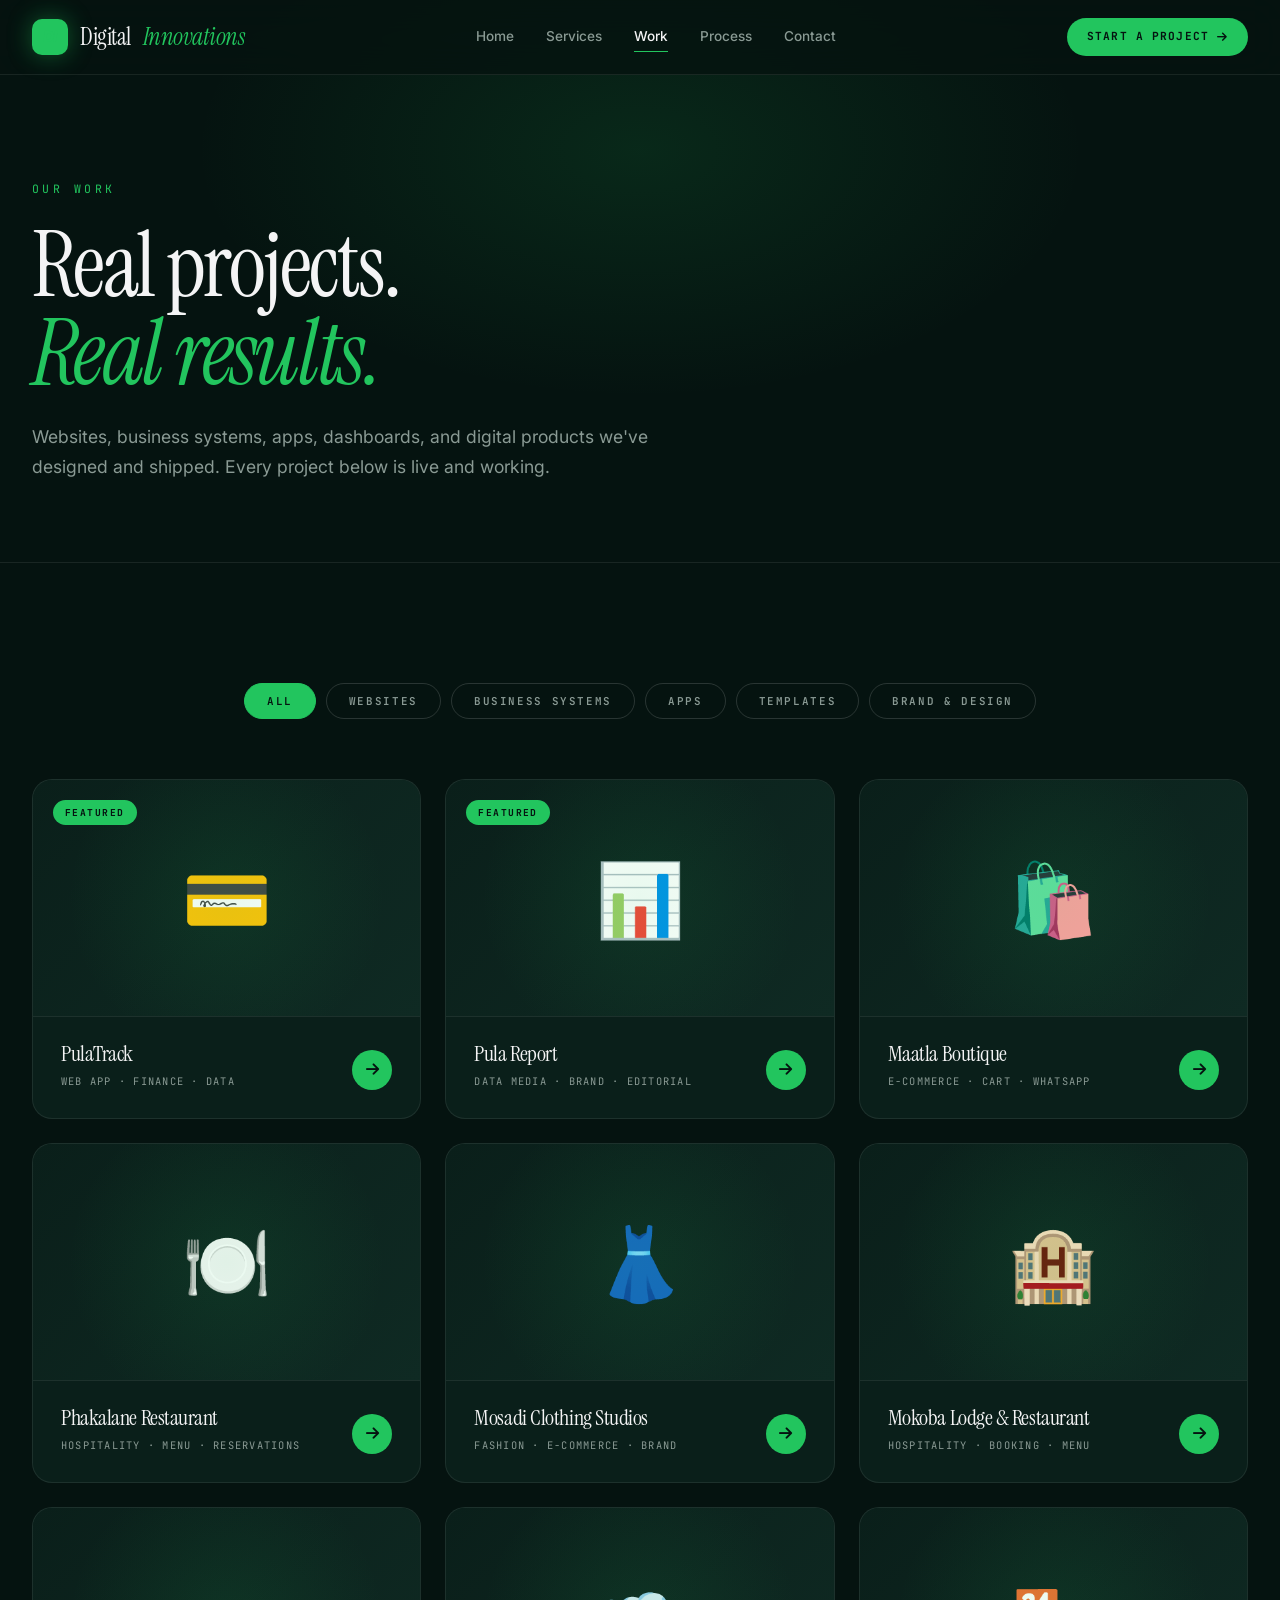
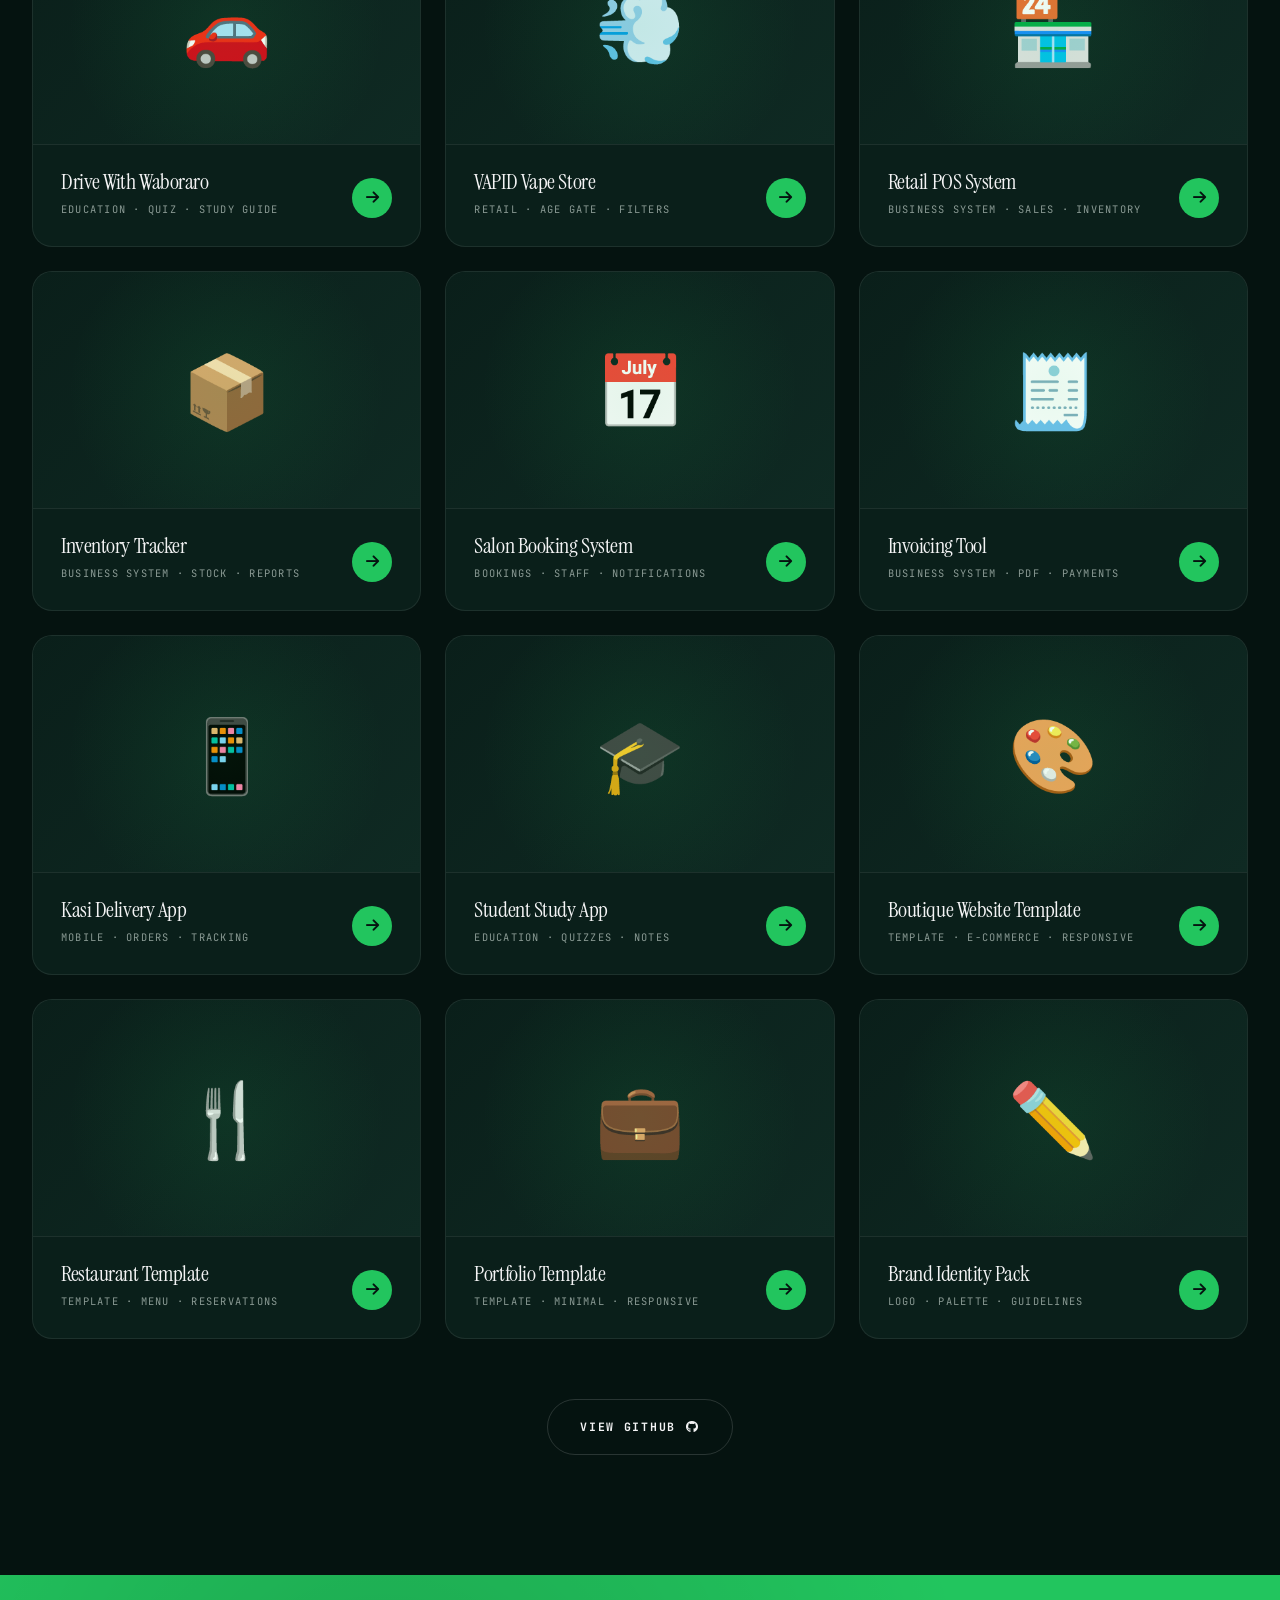
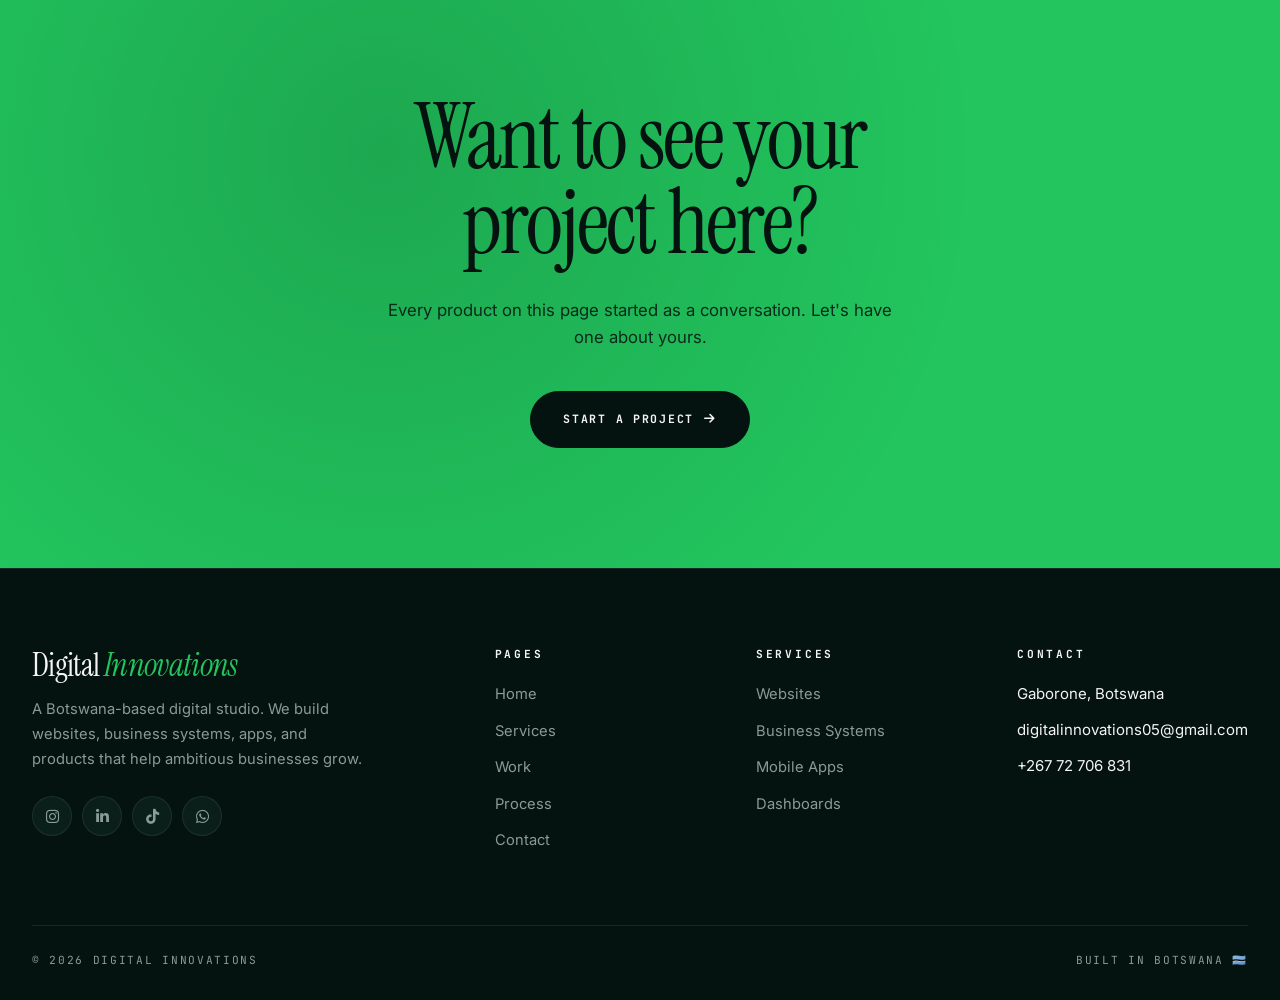
<file: work.html>
<!DOCTYPE html>
<html lang="en">
<head>
    <meta charset="UTF-8">
    <meta name="viewport" content="width=device-width, initial-scale=1.0">
    <title>Work — Digital Innovations</title>
    <meta name="description" content="Websites, apps, business systems, and digital products built by Digital Innovations.">
    <link rel="stylesheet" href="https://cdnjs.cloudflare.com/ajax/libs/font-awesome/6.4.0/css/all.min.css">
    <link href="https://fonts.googleapis.com/css2?family=Instrument+Serif:ital@0;1&family=Inter:wght@300;400;500;600;700;800&family=JetBrains+Mono:wght@400;500;700&display=swap" rel="stylesheet">
    <link rel="stylesheet" href="style.css">
</head>
<body>

    <header>
        <div class="container nav">
            <a href="index.html" class="logo"><span class="logo-mark">DI</span>Digital <span>Innovations</span></a>
            <nav class="nav-links">
                <a href="index.html">Home</a>
                <a href="services.html">Services</a>
                <a href="work.html" class="active">Work</a>
                <a href="process.html">Process</a>
                <a href="contact.html">Contact</a>
            </nav>
            <a href="contact.html" class="nav-cta">Start a Project <i class="fas fa-arrow-right"></i></a>
            <button class="menu-toggle" onclick="toggleMenu()"><i class="fas fa-bars"></i></button>
        </div>
    </header>

    <main>

        <section class="page-hero">
            <div class="container">
                <span class="section-label">Our Work</span>
                <h1>Real projects.<br><em>Real results.</em></h1>
                <p>Websites, business systems, apps, dashboards, and digital products we've designed and shipped. Every project below is live and working.</p>
            </div>
        </section>

        <section>
            <div class="container">

                <div class="work-filters">
                    <button class="work-filter active" onclick="filterWork('all', this)">All</button>
                    <button class="work-filter" onclick="filterWork('website', this)">Websites</button>
                    <button class="work-filter" onclick="filterWork('system', this)">Business Systems</button>
                    <button class="work-filter" onclick="filterWork('app', this)">Apps</button>
                    <button class="work-filter" onclick="filterWork('template', this)">Templates</button>
                    <button class="work-filter" onclick="filterWork('brand', this)">Brand & Design</button>
                </div>

                <div class="work-grid">

                    <div class="work-card reveal" data-category="app">
                        <div class="work-visual"><span class="work-badge">Featured</span>💳</div>
                        <div class="work-info">
                            <div>
                                <h3>PulaTrack</h3>
                                <div class="work-tags">Web App · Finance · Data</div>
                            </div>
                            <div class="work-arrow"><i class="fas fa-arrow-right"></i></div>
                        </div>
                    </div>

                    <div class="work-card reveal" data-category="website brand">
                        <div class="work-visual"><span class="work-badge">Featured</span>📊</div>
                        <div class="work-info">
                            <div>
                                <h3>Pula Report</h3>
                                <div class="work-tags">Data Media · Brand · Editorial</div>
                            </div>
                            <div class="work-arrow"><i class="fas fa-arrow-right"></i></div>
                        </div>
                    </div>

                    <div class="work-card reveal" data-category="website">
                        <div class="work-visual">🛍️</div>
                        <div class="work-info">
                            <div>
                                <h3>Maatla Boutique</h3>
                                <div class="work-tags">E-Commerce · Cart · WhatsApp</div>
                            </div>
                            <div class="work-arrow"><i class="fas fa-arrow-right"></i></div>
                        </div>
                    </div>

                    <div class="work-card reveal" data-category="website">
                        <div class="work-visual">🍽️</div>
                        <div class="work-info">
                            <div>
                                <h3>Phakalane Restaurant</h3>
                                <div class="work-tags">Hospitality · Menu · Reservations</div>
                            </div>
                            <div class="work-arrow"><i class="fas fa-arrow-right"></i></div>
                        </div>
                    </div>

                    <div class="work-card reveal" data-category="website brand">
                        <div class="work-visual">👗</div>
                        <div class="work-info">
                            <div>
                                <h3>Mosadi Clothing Studios</h3>
                                <div class="work-tags">Fashion · E-Commerce · Brand</div>
                            </div>
                            <div class="work-arrow"><i class="fas fa-arrow-right"></i></div>
                        </div>
                    </div>

                    <div class="work-card reveal" data-category="website">
                        <div class="work-visual">🏨</div>
                        <div class="work-info">
                            <div>
                                <h3>Mokoba Lodge & Restaurant</h3>
                                <div class="work-tags">Hospitality · Booking · Menu</div>
                            </div>
                            <div class="work-arrow"><i class="fas fa-arrow-right"></i></div>
                        </div>
                    </div>

                    <div class="work-card reveal" data-category="website">
                        <div class="work-visual">🚗</div>
                        <div class="work-info">
                            <div>
                                <h3>Drive With Waboraro</h3>
                                <div class="work-tags">Education · Quiz · Study Guide</div>
                            </div>
                            <div class="work-arrow"><i class="fas fa-arrow-right"></i></div>
                        </div>
                    </div>

                    <div class="work-card reveal" data-category="website">
                        <div class="work-visual">💨</div>
                        <div class="work-info">
                            <div>
                                <h3>VAPID Vape Store</h3>
                                <div class="work-tags">Retail · Age Gate · Filters</div>
                            </div>
                            <div class="work-arrow"><i class="fas fa-arrow-right"></i></div>
                        </div>
                    </div>

                    <div class="work-card reveal" data-category="system">
                        <div class="work-visual">🏪</div>
                        <div class="work-info">
                            <div>
                                <h3>Retail POS System</h3>
                                <div class="work-tags">Business System · Sales · Inventory</div>
                            </div>
                            <div class="work-arrow"><i class="fas fa-arrow-right"></i></div>
                        </div>
                    </div>

                    <div class="work-card reveal" data-category="system">
                        <div class="work-visual">📦</div>
                        <div class="work-info">
                            <div>
                                <h3>Inventory Tracker</h3>
                                <div class="work-tags">Business System · Stock · Reports</div>
                            </div>
                            <div class="work-arrow"><i class="fas fa-arrow-right"></i></div>
                        </div>
                    </div>

                    <div class="work-card reveal" data-category="system">
                        <div class="work-visual">📅</div>
                        <div class="work-info">
                            <div>
                                <h3>Salon Booking System</h3>
                                <div class="work-tags">Bookings · Staff · Notifications</div>
                            </div>
                            <div class="work-arrow"><i class="fas fa-arrow-right"></i></div>
                        </div>
                    </div>

                    <div class="work-card reveal" data-category="system">
                        <div class="work-visual">🧾</div>
                        <div class="work-info">
                            <div>
                                <h3>Invoicing Tool</h3>
                                <div class="work-tags">Business System · PDF · Payments</div>
                            </div>
                            <div class="work-arrow"><i class="fas fa-arrow-right"></i></div>
                        </div>
                    </div>

                    <div class="work-card reveal" data-category="app">
                        <div class="work-visual">📱</div>
                        <div class="work-info">
                            <div>
                                <h3>Kasi Delivery App</h3>
                                <div class="work-tags">Mobile · Orders · Tracking</div>
                            </div>
                            <div class="work-arrow"><i class="fas fa-arrow-right"></i></div>
                        </div>
                    </div>

                    <div class="work-card reveal" data-category="app">
                        <div class="work-visual">🎓</div>
                        <div class="work-info">
                            <div>
                                <h3>Student Study App</h3>
                                <div class="work-tags">Education · Quizzes · Notes</div>
                            </div>
                            <div class="work-arrow"><i class="fas fa-arrow-right"></i></div>
                        </div>
                    </div>

                    <div class="work-card reveal" data-category="template">
                        <div class="work-visual">🎨</div>
                        <div class="work-info">
                            <div>
                                <h3>Boutique Website Template</h3>
                                <div class="work-tags">Template · E-Commerce · Responsive</div>
                            </div>
                            <div class="work-arrow"><i class="fas fa-arrow-right"></i></div>
                        </div>
                    </div>

                    <div class="work-card reveal" data-category="template">
                        <div class="work-visual">🍴</div>
                        <div class="work-info">
                            <div>
                                <h3>Restaurant Template</h3>
                                <div class="work-tags">Template · Menu · Reservations</div>
                            </div>
                            <div class="work-arrow"><i class="fas fa-arrow-right"></i></div>
                        </div>
                    </div>

                    <div class="work-card reveal" data-category="template">
                        <div class="work-visual">💼</div>
                        <div class="work-info">
                            <div>
                                <h3>Portfolio Template</h3>
                                <div class="work-tags">Template · Minimal · Responsive</div>
                            </div>
                            <div class="work-arrow"><i class="fas fa-arrow-right"></i></div>
                        </div>
                    </div>

                    <div class="work-card reveal" data-category="brand">
                        <div class="work-visual">✏️</div>
                        <div class="work-info">
                            <div>
                                <h3>Brand Identity Pack</h3>
                                <div class="work-tags">Logo · Palette · Guidelines</div>
                            </div>
                            <div class="work-arrow"><i class="fas fa-arrow-right"></i></div>
                        </div>
                    </div>

                </div>

                <div style="text-align: center; margin-top: 60px;">
                    <a href="https://github.com/" target="_blank" rel="noopener" class="btn btn-outline">
                        View GitHub <i class="fab fa-github"></i>
                    </a>
                </div>
            </div>
        </section>

        <section class="cta-banner">
            <div class="container">
                <h2>Want to see your<br>project here?</h2>
                <p>Every product on this page started as a conversation. Let's have one about yours.</p>
                <a href="contact.html" class="btn">Start a Project <i class="fas fa-arrow-right"></i></a>
            </div>
        </section>

    </main>

    <footer>
        <div class="container">
            <div class="footer-top">
                <div class="footer-brand">
                    <h3>Digital <span>Innovations</span></h3>
                    <p>A Botswana-based digital studio. We build websites, business systems, apps, and products that help ambitious businesses grow.</p>
                    <div class="footer-socials">
                        <a href="#"><i class="fab fa-instagram"></i></a>
                        <a href="#"><i class="fab fa-linkedin-in"></i></a>
                        <a href="#"><i class="fab fa-tiktok"></i></a>
                        <a href="https://wa.me/26772706831" target="_blank" rel="noopener" aria-label="WhatsApp">
    <i class="fab fa-whatsapp"></i>
</a>
                    </div>
                </div>
                <div class="footer-col">
                    <h4>Pages</h4>
                    <ul>
                        <li><a href="index.html">Home</a></li>
                        <li><a href="services.html">Services</a></li>
                        <li><a href="work.html">Work</a></li>
                        <li><a href="process.html">Process</a></li>
                        <li><a href="contact.html">Contact</a></li>
                    </ul>
                </div>
                <div class="footer-col">
                    <h4>Services</h4>
                    <ul>
                        <li><a href="services.html">Websites</a></li>
                        <li><a href="services.html">Business Systems</a></li>
                        <li><a href="services.html">Mobile Apps</a></li>
                        <li><a href="services.html">Dashboards</a></li>
                    </ul>
                </div>
                <div class="footer-col">
                    <h4>Contact</h4>
                    <ul>
                        <li>Gaborone, Botswana</li>
                        <li>digitalinnovations05@gmail.com</li>
                        <li>+267 72 706 831</li>
                    </ul>
                </div>
            </div>
            <div class="footer-bottom">
                <span>© 2026 Digital Innovations</span>
                <span>Built in Botswana 🇧🇼</span>
            </div>
        </div>
    </footer>

    <script src="main.js"></script>
</body>
</html>
</file>
<file: style.css>
/* ============================================
   DIGITAL INNOVATIONS
   Deep Forest · Electric Green · Cream
============================================ */
:root {
    --bg: #051310;
    --surface: #0A1F1A;
    --surface-2: #0F2A23;
    --green: #22C55E;
    --green-bright: #4ADE80;
    --green-deep: #15803D;
    --green-soft: rgba(34, 197, 94, 0.12);
    --text: #F4F4F5;
    --muted: #8A9A94;
    --border: rgba(244, 244, 245, 0.08);
    --border-bright: rgba(244, 244, 245, 0.15);
    --display: 'Instrument Serif', serif;
    --sans: 'Inter', sans-serif;
    --mono: 'JetBrains Mono', monospace;
    --transition: all 0.4s cubic-bezier(0.4, 0, 0.2, 1);
}

* { margin: 0; padding: 0; box-sizing: border-box; }

html { scroll-behavior: smooth; -webkit-font-smoothing: antialiased; }

body {
    font-family: var(--sans);
    background: var(--bg);
    color: var(--text);
    line-height: 1.6;
    overflow-x: hidden;
    font-size: 15px;
    min-height: 100vh;
    display: flex;
    flex-direction: column;
}

h1, h2, h3, h4 {
    font-family: var(--display);
    font-weight: 400;
    line-height: 1.02;
    letter-spacing: -0.02em;
}

a { text-decoration: none; color: inherit; transition: var(--transition); }
ul { list-style: none; }
img { max-width: 100%; display: block; }
button { font-family: inherit; cursor: pointer; border: none; background: none; color: inherit; }
main { flex: 1; }

.container { max-width: 1400px; margin: 0 auto; padding: 0 32px; width: 100%; }
.mono { font-family: var(--mono); letter-spacing: 0.05em; }

/* ============================================
   HEADER
============================================ */
header {
    position: fixed;
    top: 0; left: 0; right: 0;
    z-index: 1000;
    padding: 18px 0;
    background: rgba(5, 19, 16, 0.8);
    backdrop-filter: blur(20px);
    -webkit-backdrop-filter: blur(20px);
    border-bottom: 1px solid var(--border);
    transition: var(--transition);
}
header.scrolled { padding: 12px 0; }

.nav {
    display: flex;
    justify-content: space-between;
    align-items: center;
    gap: 32px;
}

.logo {
    display: flex;
    align-items: center;
    gap: 12px;
    font-family: var(--display);
    font-size: 1.5rem;
    letter-spacing: -0.02em;
}
.logo-mark {
    width: 36px;
    height: 36px;
    border-radius: 10px;
    background: var(--green);
    display: flex;
    align-items: center;
    justify-content: center;
    color: var(--bg);
    font-family: var(--sans);
    font-weight: 800;
    font-size: 0.95rem;
    letter-spacing: -0.06em;
    box-shadow: 0 0 24px rgba(34, 197, 94, 0.4);
}
.logo span { color: var(--green); font-style: italic; }

.nav-links {
    display: flex;
    gap: 32px;
    font-size: 0.85rem;
}
.nav-links a {
    color: var(--muted);
    position: relative;
    padding: 4px 0;
    font-weight: 500;
}
.nav-links a:hover, .nav-links a.active { color: var(--text); }
.nav-links a::after {
    content: '';
    position: absolute;
    left: 0; bottom: 0;
    width: 0; height: 1px;
    background: var(--green);
    transition: width 0.3s ease;
}
.nav-links a:hover::after, .nav-links a.active::after { width: 100%; }

.nav-cta {
    display: inline-flex;
    align-items: center;
    gap: 8px;
    padding: 10px 20px;
    background: var(--green);
    color: var(--bg);
    font-family: var(--mono);
    font-size: 0.7rem;
    font-weight: 700;
    letter-spacing: 0.1em;
    text-transform: uppercase;
    border-radius: 40px;
    transition: var(--transition);
}
.nav-cta:hover {
    background: var(--green-bright);
    transform: translateY(-2px);
    box-shadow: 0 10px 30px rgba(34, 197, 94, 0.3);
}
.nav-cta i { font-size: 0.7rem; }

.menu-toggle {
    display: none;
    width: 40px;
    height: 40px;
    align-items: center;
    justify-content: center;
    border-radius: 10px;
    color: var(--text);
    font-size: 1.1rem;
}

@media (max-width: 900px) {
    .nav-links {
        display: none;
        position: fixed;
        top: 72px; left: 0; right: 0;
        flex-direction: column;
        background: var(--surface);
        padding: 32px;
        gap: 22px;
        border-bottom: 1px solid var(--border);
    }
    .nav-links.open { display: flex; }
    .menu-toggle { display: flex; }
    .nav-cta { display: none; }
}

/* ============================================
   HERO
============================================ */
.hero {
    min-height: 100vh;
    padding: 160px 0 100px;
    position: relative;
    overflow: hidden;
    display: flex;
    align-items: center;
}
.hero::before {
    content: '';
    position: absolute;
    inset: 0;
    background:
        radial-gradient(circle at 15% 20%, rgba(34, 197, 94, 0.18), transparent 45%),
        radial-gradient(circle at 85% 80%, rgba(34, 197, 94, 0.1), transparent 50%);
    pointer-events: none;
}
.hero-inner { position: relative; z-index: 1; }

.hero-eyebrow {
    display: inline-flex;
    align-items: center;
    gap: 12px;
    font-family: var(--mono);
    font-size: 0.72rem;
    letter-spacing: 0.25em;
    text-transform: uppercase;
    color: var(--green);
    margin-bottom: 40px;
}
.hero-eyebrow::before {
    content: '';
    width: 40px; height: 1px;
    background: var(--green);
}

.hero h1 {
    font-size: clamp(3rem, 10vw, 9.5rem);
    line-height: 0.9;
    letter-spacing: -0.035em;
    margin-bottom: 32px;
}
.hero h1 em { font-style: italic; color: var(--green); }

.hero-sub {
    font-size: clamp(1rem, 1.6vw, 1.2rem);
    color: var(--muted);
    max-width: 620px;
    margin-bottom: 48px;
    line-height: 1.7;
}

.hero-actions { display: flex; gap: 16px; flex-wrap: wrap; }

.btn {
    display: inline-flex;
    align-items: center;
    gap: 10px;
    padding: 18px 32px;
    background: var(--green);
    color: var(--bg);
    font-family: var(--mono);
    font-size: 0.72rem;
    font-weight: 700;
    letter-spacing: 0.15em;
    text-transform: uppercase;
    border-radius: 40px;
    transition: var(--transition);
    border: 1px solid var(--green);
}
.btn:hover {
    background: var(--green-bright);
    transform: translateY(-3px);
    box-shadow: 0 15px 40px rgba(34, 197, 94, 0.3);
}
.btn i { font-size: 0.75rem; }

.btn-outline {
    background: transparent;
    color: var(--text);
    border: 1px solid var(--border-bright);
}
.btn-outline:hover {
    background: var(--text);
    color: var(--bg);
    border-color: var(--text);
    box-shadow: none;
}

.scroll-hint {
    position: absolute;
    bottom: 40px;
    left: 50%;
    transform: translateX(-50%);
    font-family: var(--mono);
    font-size: 0.65rem;
    letter-spacing: 0.3em;
    color: var(--muted);
    text-transform: uppercase;
    display: flex;
    flex-direction: column;
    align-items: center;
    gap: 12px;
}
.scroll-hint::after {
    content: '';
    width: 1px;
    height: 40px;
    background: linear-gradient(to bottom, var(--green), transparent);
    animation: scrollPulse 2s infinite;
}
@keyframes scrollPulse {
    0%, 100% { opacity: 0.3; }
    50% { opacity: 1; }
}

/* ============================================
   PAGE HERO (inner pages)
============================================ */
.page-hero {
    padding: 180px 0 80px;
    position: relative;
    overflow: hidden;
    border-bottom: 1px solid var(--border);
}
.page-hero::before {
    content: '';
    position: absolute;
    top: -100px; left: 50%;
    transform: translateX(-50%);
    width: 900px; height: 500px;
    background: radial-gradient(ellipse, rgba(34, 197, 94, 0.12), transparent 70%);
    pointer-events: none;
}
.page-hero .container { position: relative; }

.page-hero h1 {
    font-size: clamp(2.5rem, 7vw, 6rem);
    line-height: 0.98;
    letter-spacing: -0.03em;
    margin-bottom: 24px;
}
.page-hero h1 em { font-style: italic; color: var(--green); }
.page-hero p {
    color: var(--muted);
    font-size: 1.1rem;
    max-width: 620px;
    line-height: 1.7;
}

/* ============================================
   MARQUEE
============================================ */
.marquee {
    padding: 40px 0;
    border-top: 1px solid var(--border);
    border-bottom: 1px solid var(--border);
    background: var(--surface);
    overflow: hidden;
}
.marquee-track {
    display: flex;
    gap: 60px;
    animation: scroll 40s linear infinite;
    white-space: nowrap;
    align-items: center;
}
.marquee-track span {
    font-family: var(--display);
    font-size: 2.4rem;
    letter-spacing: -0.02em;
    color: var(--muted);
    opacity: 0.5;
    flex-shrink: 0;
}
.marquee-track span.dot {
    color: var(--green);
    font-size: 1rem;
    opacity: 1;
}
@keyframes scroll {
    from { transform: translateX(0); }
    to { transform: translateX(-50%); }
}

/* ============================================
   SECTIONS
============================================ */
section { padding: 120px 0; }

.section-header {
    max-width: 900px;
    margin-bottom: 80px;
}
.section-header.center { text-align: center; margin-left: auto; margin-right: auto; }

.section-label {
    font-family: var(--mono);
    font-size: 0.72rem;
    letter-spacing: 0.3em;
    text-transform: uppercase;
    color: var(--green);
    margin-bottom: 24px;
    display: block;
}
.section-title {
    font-size: clamp(2.5rem, 6vw, 5rem);
    line-height: 0.98;
    letter-spacing: -0.03em;
    margin-bottom: 24px;
}
.section-title em { font-style: italic; color: var(--green); }

.section-sub {
    color: var(--muted);
    font-size: 1.05rem;
    max-width: 620px;
    line-height: 1.7;
}
.section-header.center .section-sub { margin: 0 auto; }

/* ============================================
   SERVICES GRID
============================================ */
.services-grid {
    display: grid;
    grid-template-columns: repeat(auto-fit, minmax(320px, 1fr));
    gap: 1px;
    background: var(--border);
    border: 1px solid var(--border);
    border-radius: 24px;
    overflow: hidden;
}

.service {
    background: var(--bg);
    padding: 44px 36px;
    transition: var(--transition);
    position: relative;
    overflow: hidden;
}
.service::before {
    content: '';
    position: absolute;
    top: 0; left: 0;
    width: 100%; height: 2px;
    background: var(--green);
    transform: scaleX(0);
    transform-origin: left;
    transition: transform 0.5s cubic-bezier(0.4, 0, 0.2, 1);
}
.service:hover { background: var(--surface); }
.service:hover::before { transform: scaleX(1); }

.service-num {
    font-family: var(--mono);
    font-size: 0.7rem;
    letter-spacing: 0.25em;
    color: var(--green);
    margin-bottom: 40px;
    display: block;
}
.service h3 { font-size: 1.85rem; margin-bottom: 14px; line-height: 1.1; }
.service p { color: var(--muted); font-size: 0.95rem; line-height: 1.65; margin-bottom: 24px; }

.service-list { display: flex; flex-wrap: wrap; gap: 8px; margin-top: 20px; }
.service-list span {
    font-family: var(--mono);
    font-size: 0.62rem;
    letter-spacing: 0.1em;
    text-transform: uppercase;
    color: var(--muted);
    padding: 5px 12px;
    border: 1px solid var(--border-bright);
    border-radius: 40px;
}

/* ============================================
   WORK GRID
============================================ */
.work-grid {
    display: grid;
    grid-template-columns: repeat(auto-fill, minmax(340px, 1fr));
    gap: 24px;
}

.work-card {
    background: var(--surface);
    border: 1px solid var(--border);
    border-radius: 20px;
    overflow: hidden;
    transition: var(--transition);
    display: flex;
    flex-direction: column;
    min-height: 340px;
}
.work-card:hover {
    transform: translateY(-6px);
    border-color: var(--green);
    box-shadow: 0 30px 60px rgba(0, 0, 0, 0.4);
}

.work-visual {
    flex: 1;
    padding: 40px;
    display: flex;
    align-items: center;
    justify-content: center;
    font-size: 4.5rem;
    background: linear-gradient(135deg, var(--surface), var(--surface-2));
    position: relative;
    overflow: hidden;
    min-height: 200px;
}
.work-visual::before {
    content: '';
    position: absolute;
    inset: 0;
    background: radial-gradient(circle at 50% 50%, rgba(34, 197, 94, 0.1), transparent 70%);
}

.work-badge {
    position: absolute;
    top: 20px;
    left: 20px;
    background: var(--green);
    color: var(--bg);
    padding: 5px 12px;
    font-family: var(--mono);
    font-size: 0.6rem;
    font-weight: 700;
    letter-spacing: 0.15em;
    text-transform: uppercase;
    border-radius: 40px;
    z-index: 2;
}

.work-info {
    padding: 24px 28px 28px;
    border-top: 1px solid var(--border);
    display: flex;
    justify-content: space-between;
    align-items: flex-end;
    gap: 16px;
}
.work-info h3 { font-size: 1.4rem; margin-bottom: 6px; line-height: 1.15; }
.work-tags {
    font-family: var(--mono);
    font-size: 0.65rem;
    letter-spacing: 0.12em;
    text-transform: uppercase;
    color: var(--muted);
}
.work-arrow {
    width: 40px;
    height: 40px;
    border-radius: 50%;
    background: var(--green);
    color: var(--bg);
    display: flex;
    align-items: center;
    justify-content: center;
    flex-shrink: 0;
    transition: var(--transition);
}
.work-card:hover .work-arrow { transform: rotate(-45deg) scale(1.1); }

/* Work filters */
.work-filters {
    display: flex;
    gap: 10px;
    flex-wrap: wrap;
    justify-content: center;
    margin-bottom: 60px;
}
.work-filter {
    padding: 10px 22px;
    background: transparent;
    border: 1px solid var(--border-bright);
    color: var(--muted);
    font-family: var(--mono);
    font-size: 0.68rem;
    letter-spacing: 0.15em;
    text-transform: uppercase;
    font-weight: 600;
    border-radius: 40px;
    transition: var(--transition);
    cursor: pointer;
}
.work-filter:hover { border-color: var(--green); color: var(--green); }
.work-filter.active {
    background: var(--green);
    color: var(--bg);
    border-color: var(--green);
}

/* ============================================
   PROCESS
============================================ */
.process-list {
    display: grid;
    grid-template-columns: repeat(auto-fit, minmax(240px, 1fr));
    gap: 0;
    border-top: 1px solid var(--border);
}
.process-step {
    padding: 44px 32px;
    border-right: 1px solid var(--border);
    border-bottom: 1px solid var(--border);
    transition: var(--transition);
    position: relative;
}
.process-step:last-child { border-right: none; }
.process-step:hover { background: var(--surface); }

.process-num {
    font-family: var(--display);
    font-size: 4rem;
    color: var(--green);
    line-height: 1;
    margin-bottom: 24px;
    font-style: italic;
}
.process-step h4 {
    font-family: var(--sans);
    font-size: 1.1rem;
    font-weight: 700;
    letter-spacing: -0.01em;
    margin-bottom: 10px;
}
.process-step p { color: var(--muted); font-size: 0.92rem; line-height: 1.65; }

/* ============================================
   STATS
============================================ */
.stats {
    background: var(--surface);
    border-top: 1px solid var(--border);
    border-bottom: 1px solid var(--border);
    padding: 100px 0;
}
.stats-grid {
    display: grid;
    grid-template-columns: repeat(auto-fit, minmax(200px, 1fr));
    gap: 40px;
    text-align: center;
}
.stat-num {
    font-family: var(--display);
    font-size: clamp(3rem, 7vw, 5.5rem);
    line-height: 1;
    color: var(--green);
    letter-spacing: -0.03em;
    margin-bottom: 12px;
}
.stat-num em { font-style: italic; font-size: 0.5em; }
.stat-label {
    font-family: var(--mono);
    font-size: 0.72rem;
    letter-spacing: 0.2em;
    text-transform: uppercase;
    color: var(--muted);
}

/* ============================================
   TESTIMONIALS
============================================ */
.testimonials-grid {
    display: grid;
    grid-template-columns: repeat(auto-fit, minmax(320px, 1fr));
    gap: 24px;
}
.testimonial {
    background: var(--surface);
    border: 1px solid var(--border);
    border-radius: 20px;
    padding: 36px 32px;
    transition: var(--transition);
    display: flex;
    flex-direction: column;
}
.testimonial:hover { border-color: var(--green); transform: translateY(-4px); }
.testimonial-quote {
    font-family: var(--display);
    font-size: 1.5rem;
    line-height: 1.35;
    letter-spacing: -0.01em;
    margin-bottom: 28px;
    flex: 1;
}
.testimonial-quote em { font-style: italic; color: var(--green); }
.testimonial-author {
    display: flex;
    align-items: center;
    gap: 14px;
    padding-top: 24px;
    border-top: 1px solid var(--border);
}
.testimonial-avatar {
    width: 44px;
    height: 44px;
    border-radius: 50%;
    background: linear-gradient(135deg, var(--green), var(--green-deep));
    display: flex;
    align-items: center;
    justify-content: center;
    font-family: var(--sans);
    font-weight: 700;
    color: var(--bg);
    flex-shrink: 0;
    font-size: 0.95rem;
}
.testimonial-name { font-weight: 600; font-size: 0.92rem; margin-bottom: 2px; }
.testimonial-role {
    font-family: var(--mono);
    font-size: 0.68rem;
    letter-spacing: 0.1em;
    color: var(--muted);
    text-transform: uppercase;
}

/* ============================================
   ABOUT SPLIT
============================================ */
.split {
    display: grid;
    grid-template-columns: 1fr 1fr;
    gap: 80px;
    align-items: center;
}
.split-text h2 {
    font-size: clamp(2rem, 4vw, 3.5rem);
    line-height: 1;
    margin-bottom: 24px;
    letter-spacing: -0.02em;
}
.split-text h2 em { font-style: italic; color: var(--green); }
.split-text p {
    color: var(--muted);
    font-size: 1.02rem;
    line-height: 1.75;
    margin-bottom: 20px;
}
.split-visual {
    aspect-ratio: 1;
    background: linear-gradient(135deg, var(--surface), var(--surface-2));
    border: 1px solid var(--border-bright);
    border-radius: 24px;
    display: flex;
    align-items: center;
    justify-content: center;
    font-size: 8rem;
    position: relative;
    overflow: hidden;
}
.split-visual::before {
    content: '';
    position: absolute;
    inset: 0;
    background: radial-gradient(circle at 40% 40%, rgba(34, 197, 94, 0.15), transparent 60%);
}

@media (max-width: 900px) {
    .split { grid-template-columns: 1fr; gap: 40px; }
    .split-visual { font-size: 5rem; }
}

/* ============================================
   CONTACT
============================================ */
.contact-grid {
    display: grid;
    grid-template-columns: 1fr 1.2fr;
    gap: 60px;
    align-items: start;
}

.contact-channels {
    display: flex;
    flex-direction: column;
    gap: 12px;
    margin-top: 32px;
}
.contact-channel {
    display: flex;
    align-items: center;
    gap: 16px;
    padding: 20px 24px;
    background: var(--surface);
    border: 1px solid var(--border);
    border-radius: 16px;
    transition: var(--transition);
}
.contact-channel:hover {
    border-color: var(--green);
    transform: translateX(6px);
}
.contact-channel .icon {
    width: 46px;
    height: 46px;
    border-radius: 12px;
    display: flex;
    align-items: center;
    justify-content: center;
    font-size: 1.15rem;
    flex-shrink: 0;
    background: var(--green-soft);
    color: var(--green);
}
.contact-channel h4 {
    font-family: var(--sans);
    font-size: 0.95rem;
    font-weight: 700;
    letter-spacing: -0.01em;
    margin-bottom: 3px;
    text-transform: none;
}
.contact-channel p {
    color: var(--muted);
    font-size: 0.88rem;
    margin: 0;
}

.form-container {
    background: var(--surface);
    border: 1px solid var(--border);
    border-radius: 20px;
    padding: 44px 40px;
}
.form-container h3 {
    font-size: 1.6rem;
    margin-bottom: 28px;
    letter-spacing: -0.02em;
}
.form-group { margin-bottom: 22px; }
.form-group label {
    display: block;
    font-family: var(--mono);
    font-size: 0.68rem;
    letter-spacing: 0.18em;
    text-transform: uppercase;
    color: var(--muted);
    margin-bottom: 10px;
    font-weight: 600;
}
.form-group input,
.form-group textarea,
.form-group select {
    width: 100%;
    padding: 14px 16px;
    background: var(--bg);
    border: 1px solid var(--border-bright);
    border-radius: 10px;
    color: var(--text);
    font-family: var(--sans);
    font-size: 0.95rem;
    transition: var(--transition);
    outline: none;
}
.form-group input:focus,
.form-group textarea:focus,
.form-group select:focus {
    border-color: var(--green);
    box-shadow: 0 0 0 3px rgba(34, 197, 94, 0.12);
}
.form-group input::placeholder,
.form-group textarea::placeholder { color: rgba(138, 154, 148, 0.5); }
.form-row { display: grid; grid-template-columns: 1fr 1fr; gap: 18px; }

@media (max-width: 900px) {
    .contact-grid { grid-template-columns: 1fr; gap: 40px; }
    .form-container { padding: 30px 24px; }
    .form-row { grid-template-columns: 1fr; }
}

/* ============================================
   CTA BANNER
============================================ */
.cta-banner {
    background: var(--green);
    color: var(--bg);
    padding: 120px 0;
    text-align: center;
    position: relative;
    overflow: hidden;
}
.cta-banner::before {
    content: '';
    position: absolute;
    inset: 0;
    background: radial-gradient(circle at 30% 30%, rgba(0,0,0,0.15), transparent 60%);
}
.cta-banner h2 {
    font-size: clamp(2.5rem, 7vw, 6rem);
    line-height: 0.95;
    letter-spacing: -0.03em;
    margin-bottom: 32px;
    position: relative;
}
.cta-banner h2 em { font-style: italic; opacity: 0.7; }
.cta-banner p {
    font-size: 1.05rem;
    max-width: 520px;
    margin: 0 auto 40px;
    position: relative;
    opacity: 0.85;
}
.cta-banner .btn {
    background: var(--bg);
    color: var(--text);
    border-color: var(--bg);
    position: relative;
}
.cta-banner .btn:hover {
    background: var(--surface);
    border-color: var(--surface);
    transform: translateY(-3px);
    box-shadow: 0 15px 40px rgba(0,0,0,0.3);
}

/* ============================================
   FOOTER
============================================ */
footer {
    background: var(--bg);
    border-top: 1px solid var(--border);
    padding: 80px 0 30px;
}
.footer-top {
    display: grid;
    grid-template-columns: 2fr 1fr 1fr 1fr;
    gap: 60px;
    margin-bottom: 60px;
}
.footer-brand h3 {
    font-family: var(--display);
    font-size: 2rem;
    letter-spacing: -0.02em;
    margin-bottom: 16px;
}
.footer-brand h3 span { color: var(--green); font-style: italic; }
.footer-brand p {
    color: var(--muted);
    font-size: 0.92rem;
    max-width: 340px;
    line-height: 1.7;
    margin-bottom: 24px;
}
.footer-socials { display: flex; gap: 10px; }
.footer-socials a {
    width: 40px;
    height: 40px;
    border-radius: 50%;
    background: var(--surface);
    border: 1px solid var(--border);
    display: flex;
    align-items: center;
    justify-content: center;
    color: var(--muted);
    transition: var(--transition);
}
.footer-socials a:hover {
    background: var(--green);
    border-color: var(--green);
    color: var(--bg);
    transform: translateY(-3px);
}
.footer-col h4 {
    font-family: var(--mono);
    font-size: 0.7rem;
    letter-spacing: 0.25em;
    text-transform: uppercase;
    color: var(--text);
    margin-bottom: 22px;
    font-weight: 700;
}
.footer-col ul li { margin-bottom: 12px; }
.footer-col ul li a { color: var(--muted); font-size: 0.92rem; }
.footer-col ul li a:hover { color: var(--green); }

.footer-bottom {
    border-top: 1px solid var(--border);
    padding-top: 26px;
    display: flex;
    justify-content: space-between;
    flex-wrap: wrap;
    gap: 16px;
    font-family: var(--mono);
    font-size: 0.7rem;
    letter-spacing: 0.15em;
    text-transform: uppercase;
    color: var(--muted);
}

@media (max-width: 900px) {
    .footer-top { grid-template-columns: 1fr 1fr; gap: 40px; }
}
@media (max-width: 600px) {
    .footer-top { grid-template-columns: 1fr; }
    .footer-bottom { flex-direction: column; text-align: center; }
}

/* ============================================
   RESPONSIVE
============================================ */
@media (max-width: 900px) {
    .container { padding: 0 20px; }
    section { padding: 80px 0; }
    .hero { padding: 130px 0 80px; }
    .hero h1 { font-size: 3rem; }
    .section-title { font-size: 2.2rem; }
    .marquee-track span { font-size: 1.6rem; }
    .process-step { border-right: none; }
    .page-hero { padding: 140px 0 60px; }
}

/* ============================================
   REVEAL
============================================ */
.reveal {
    opacity: 0;
    transform: translateY(30px);
    transition: opacity 0.8s ease, transform 0.8s ease;
}
.reveal.visible { opacity: 1; transform: translateY(0); }

@media (prefers-reduced-motion: reduce) {
    .marquee-track { animation: none; }
    .reveal { opacity: 1; transform: none; transition: none; }
}
/* ============================================
   SERVICE PRICING
============================================ */
.service-price {
    display: flex;
    align-items: baseline;
    gap: 10px;
    margin-top: 24px;
    padding-top: 20px;
    border-top: 1px solid var(--border);
}
.service-price .from {
    font-family: var(--mono);
    font-size: 0.65rem;
    letter-spacing: 0.2em;
    text-transform: uppercase;
    color: var(--muted);
}
.service-price .amount {
    font-family: var(--display);
    font-size: 1.9rem;
    color: var(--green);
    letter-spacing: -0.02em;
    line-height: 1;
    font-style: italic;
}
</file>
